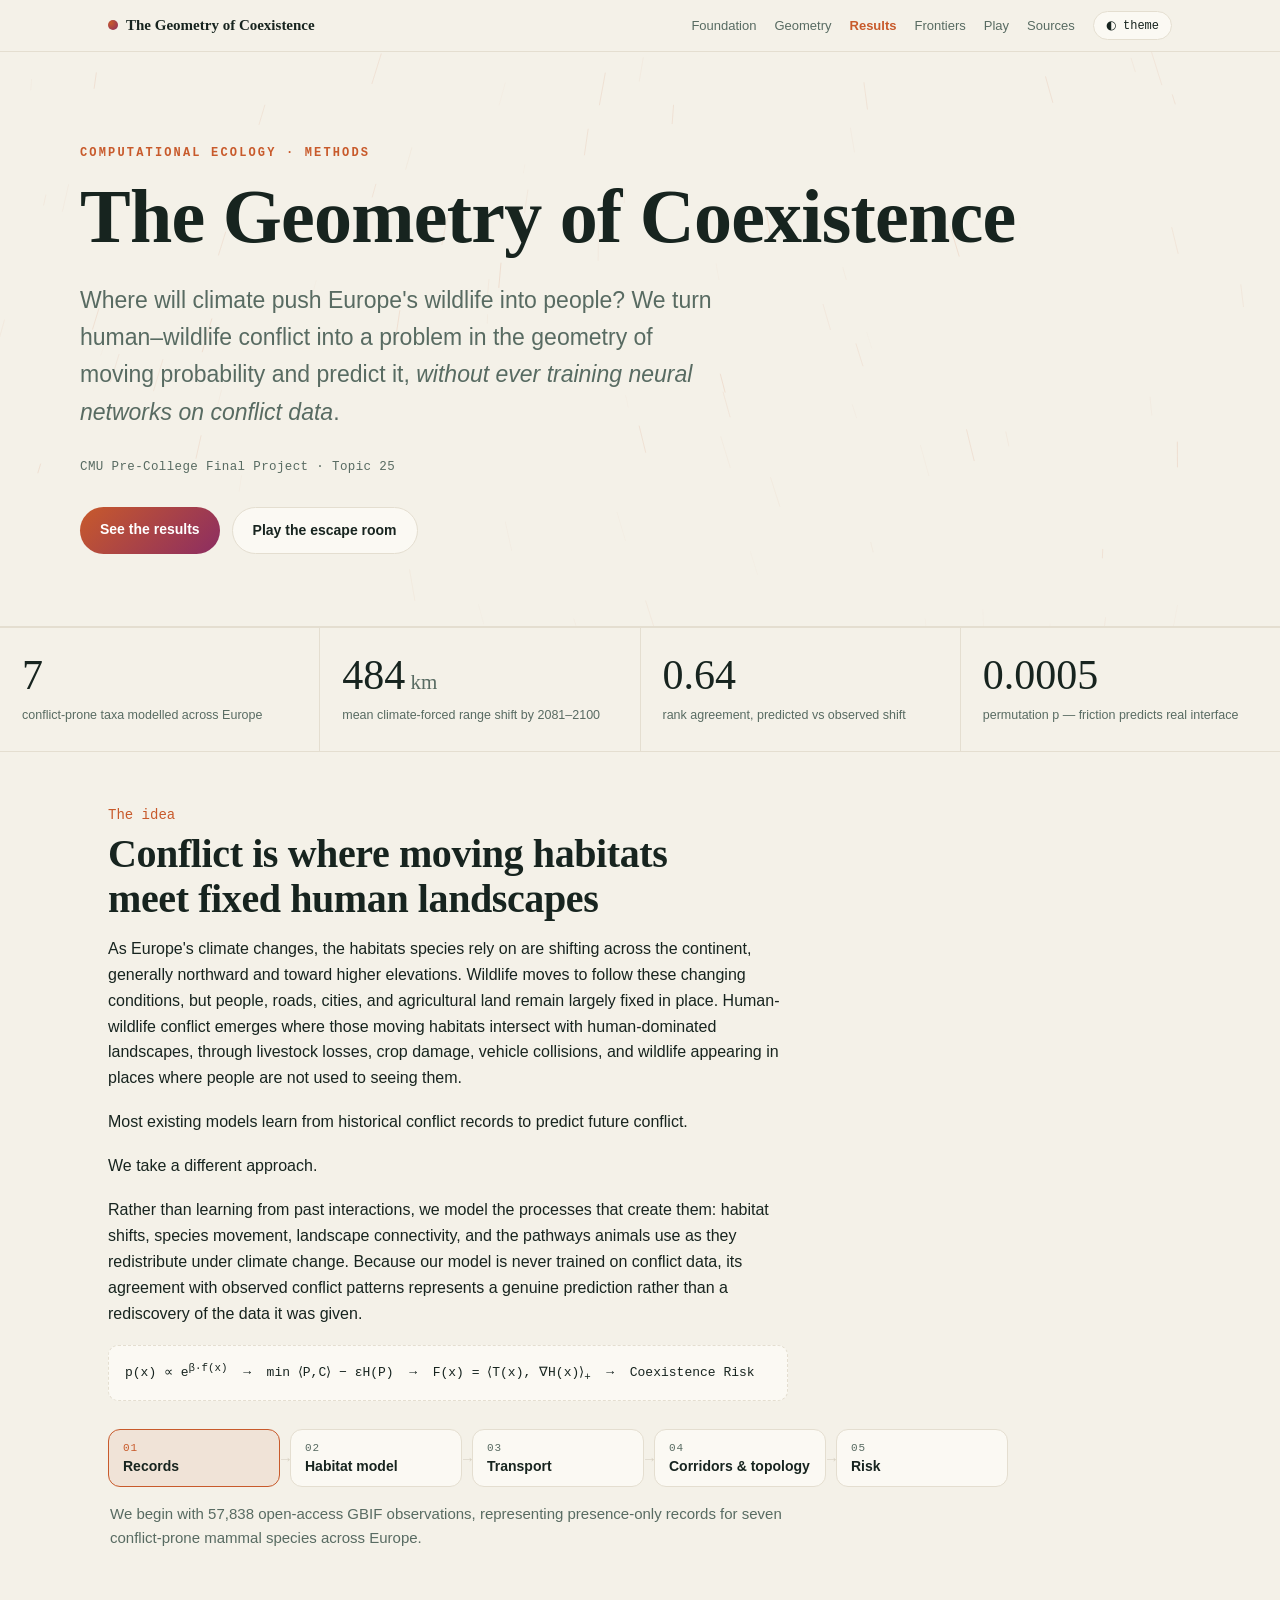
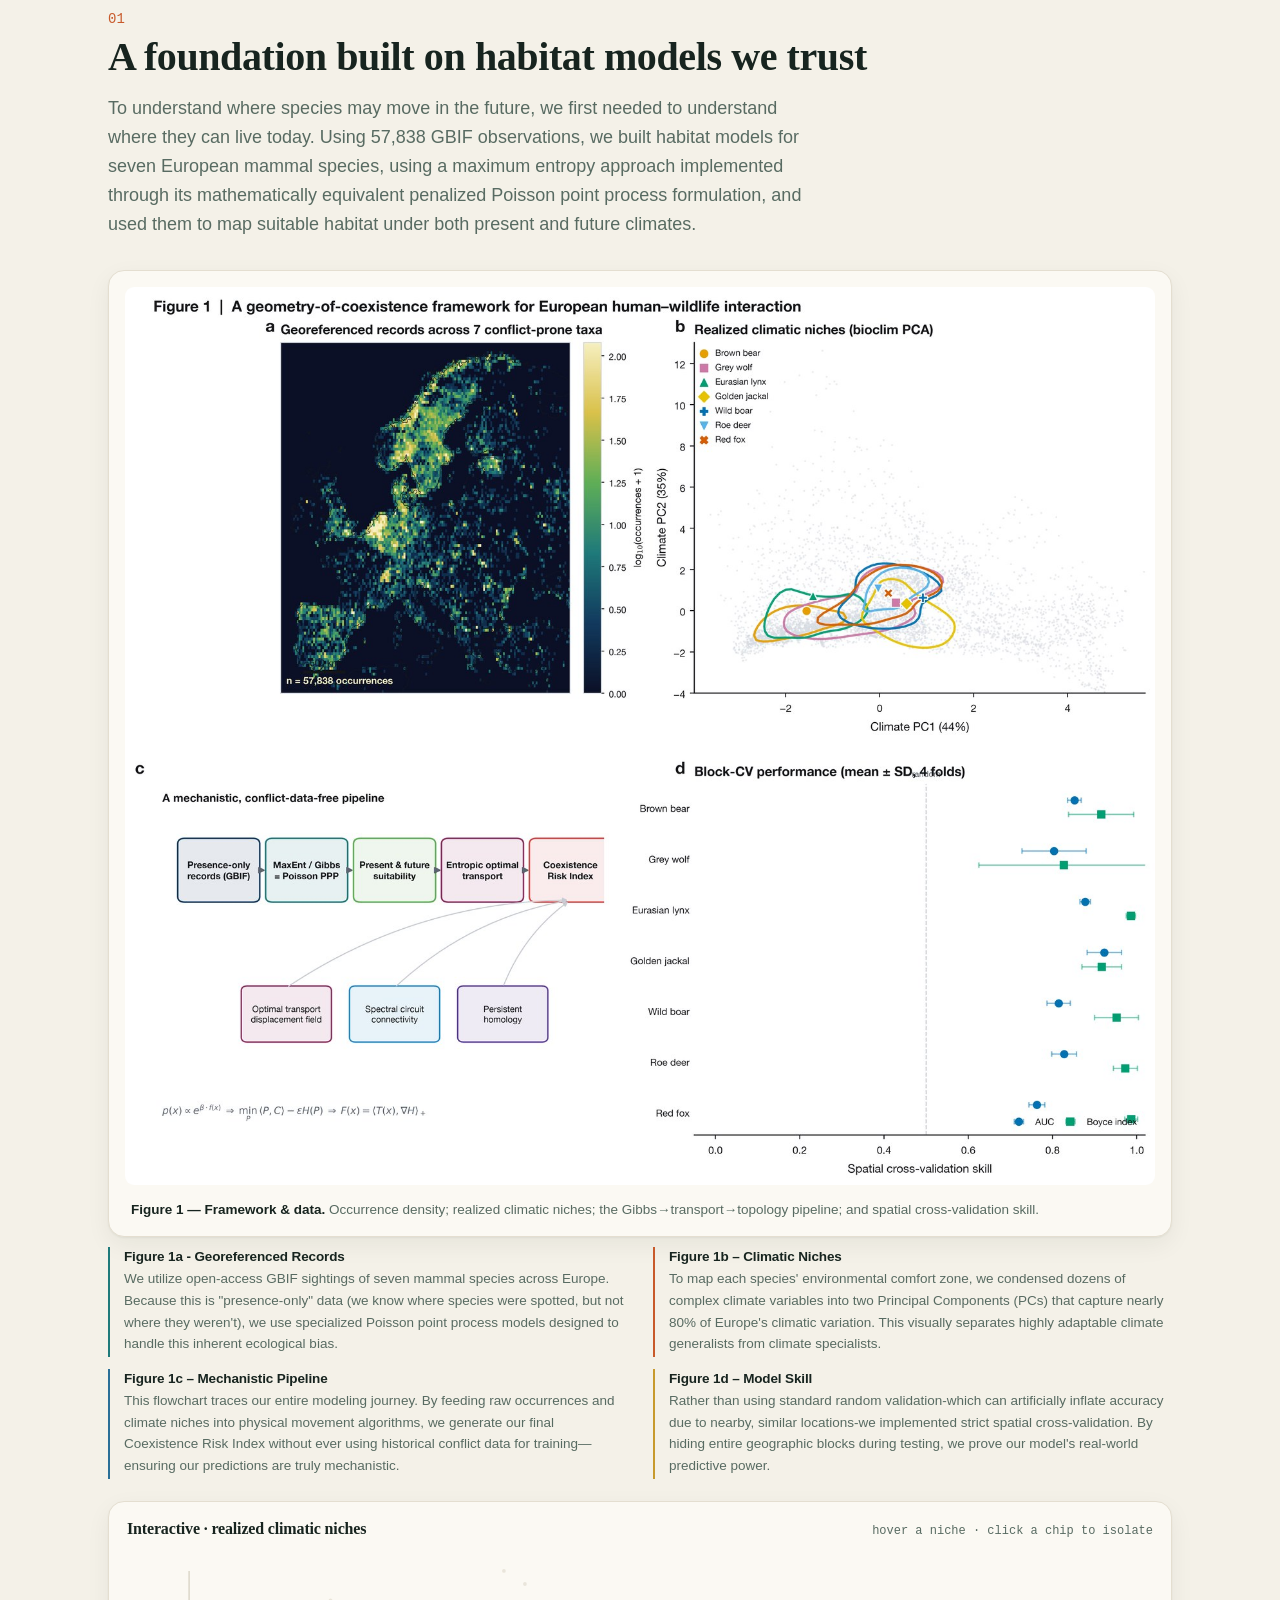
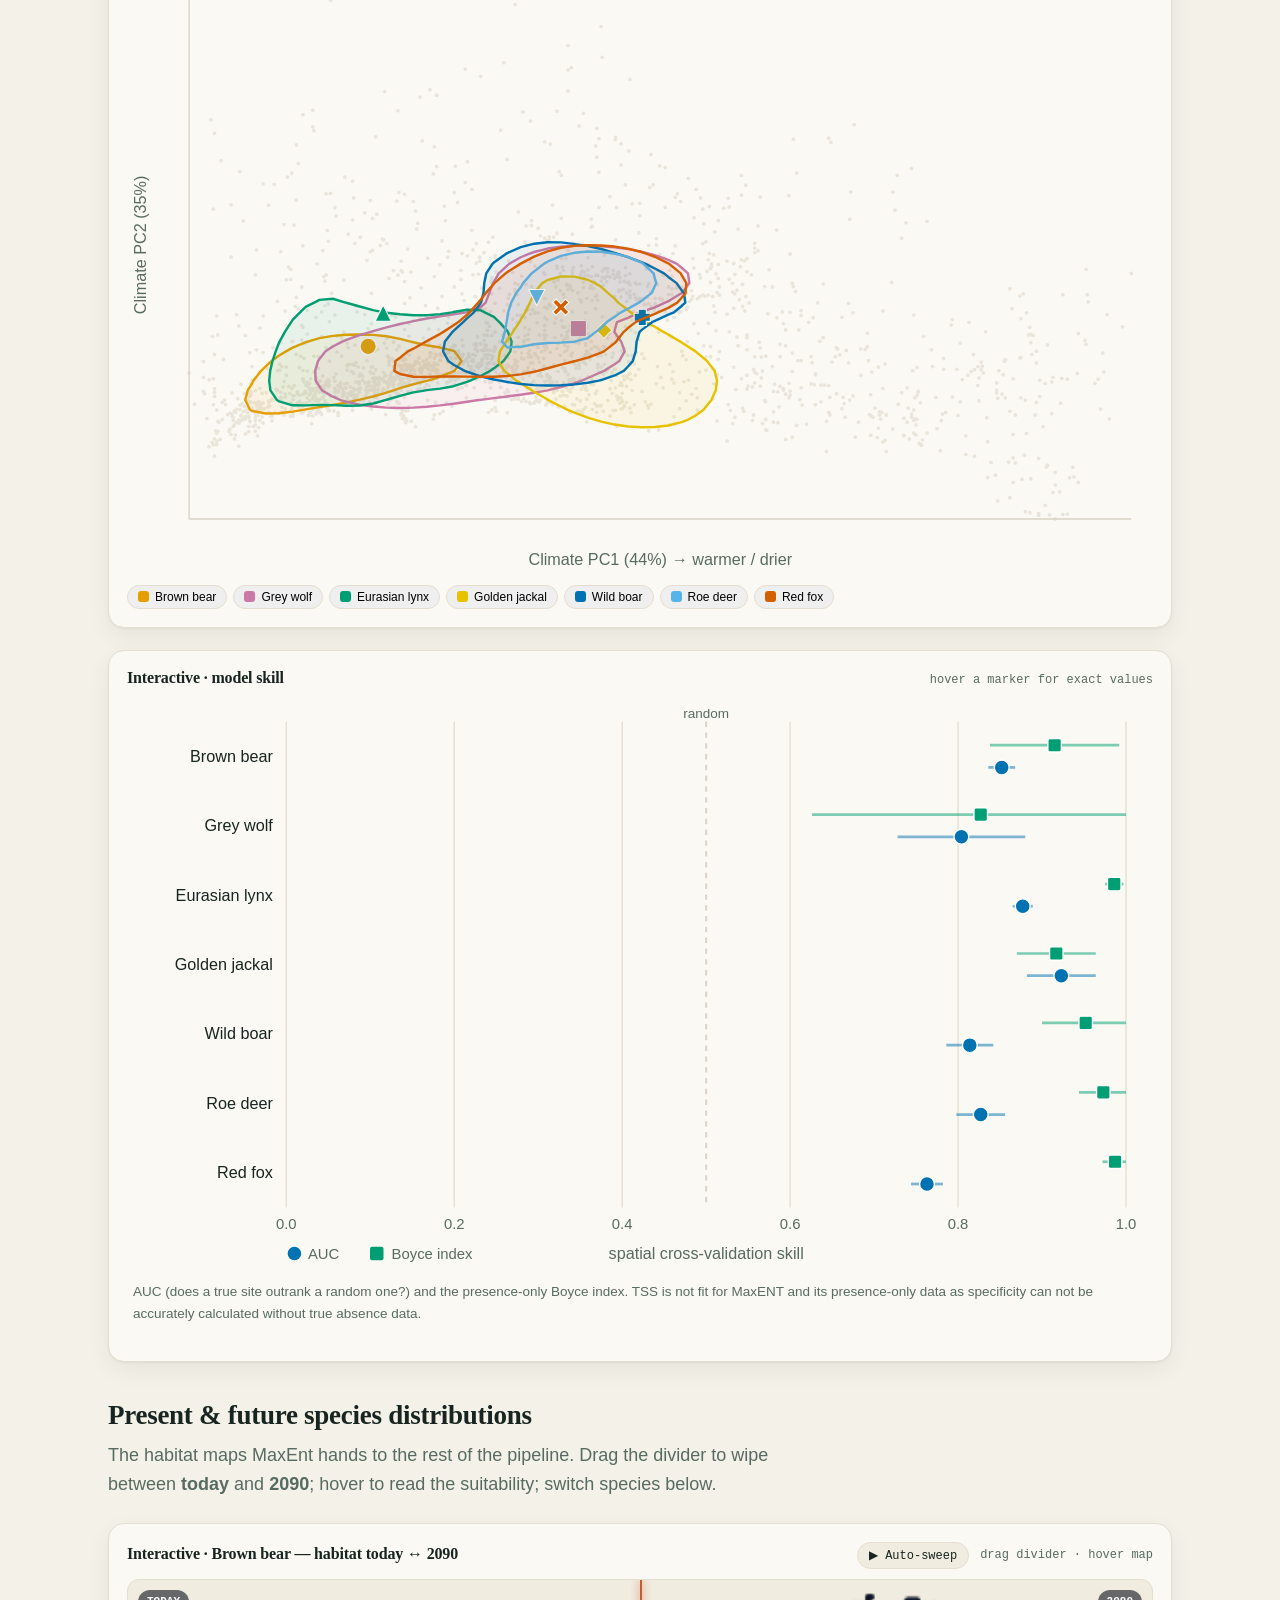
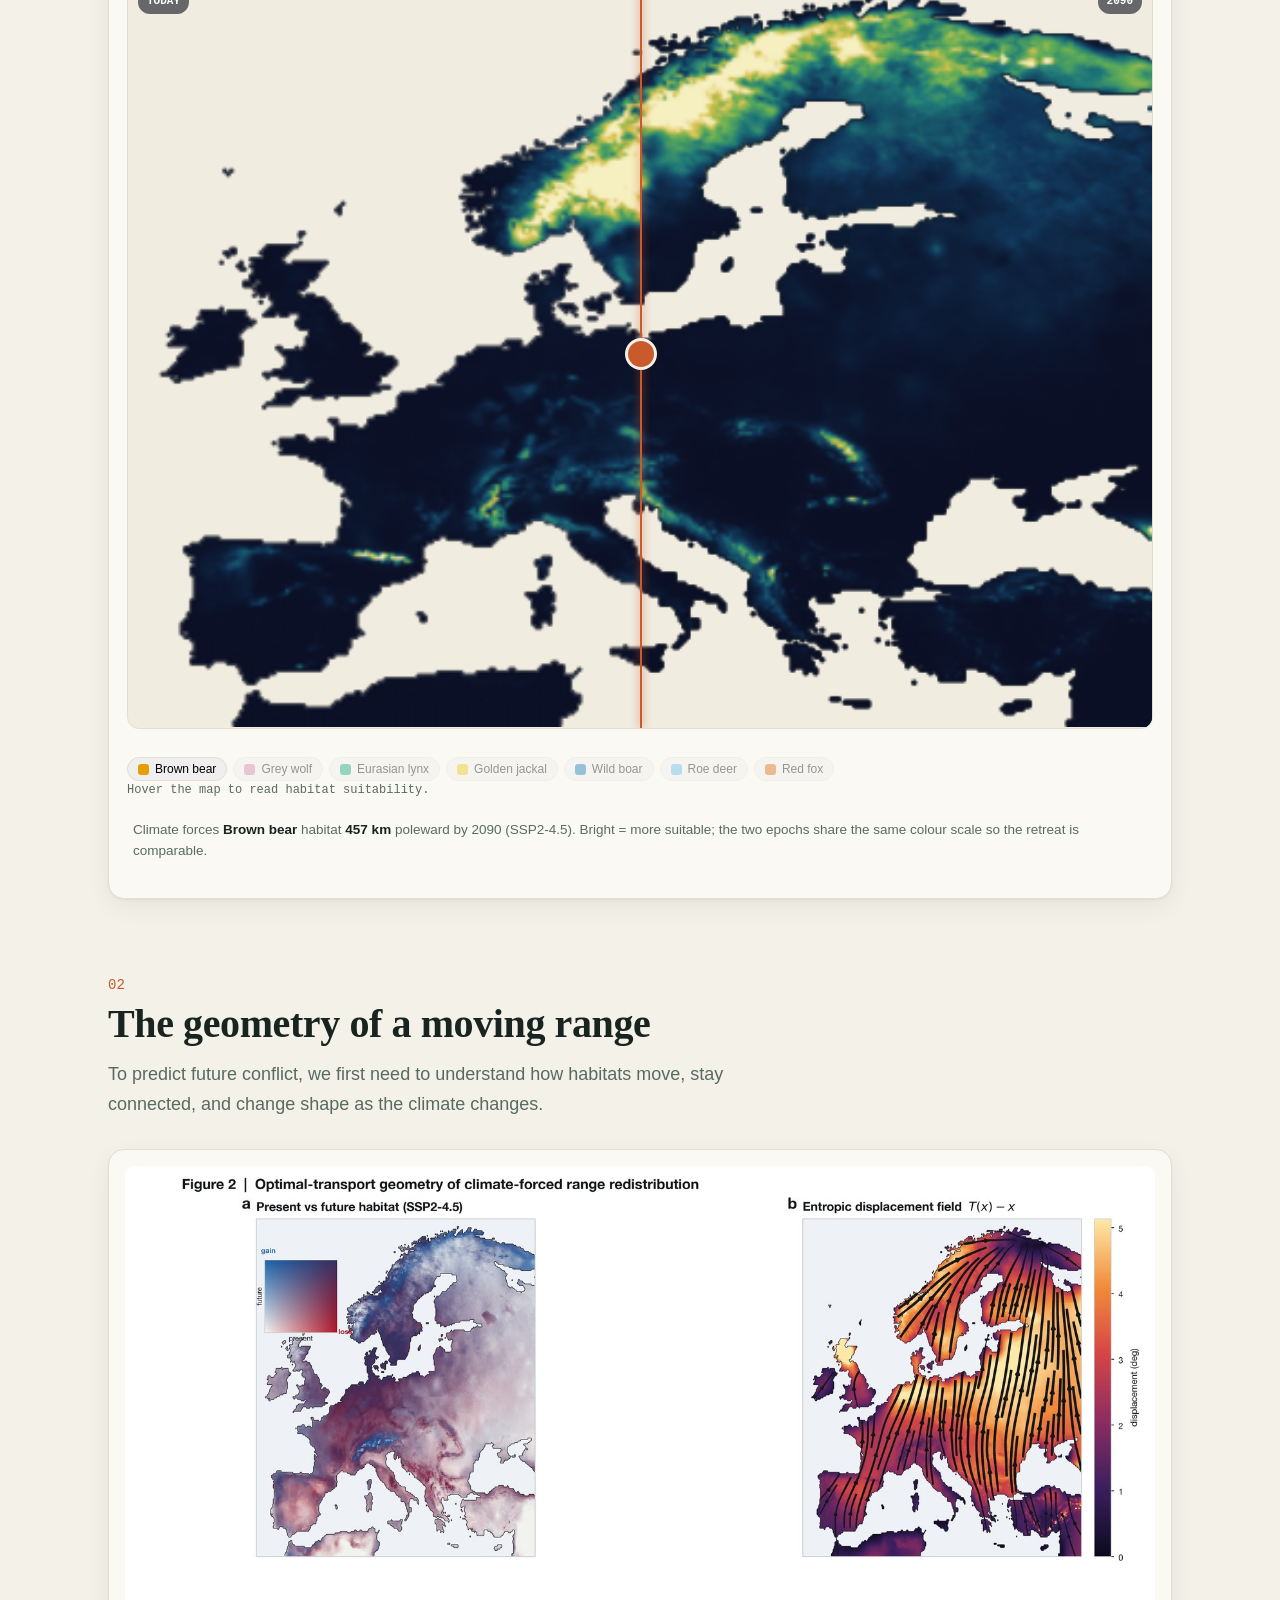
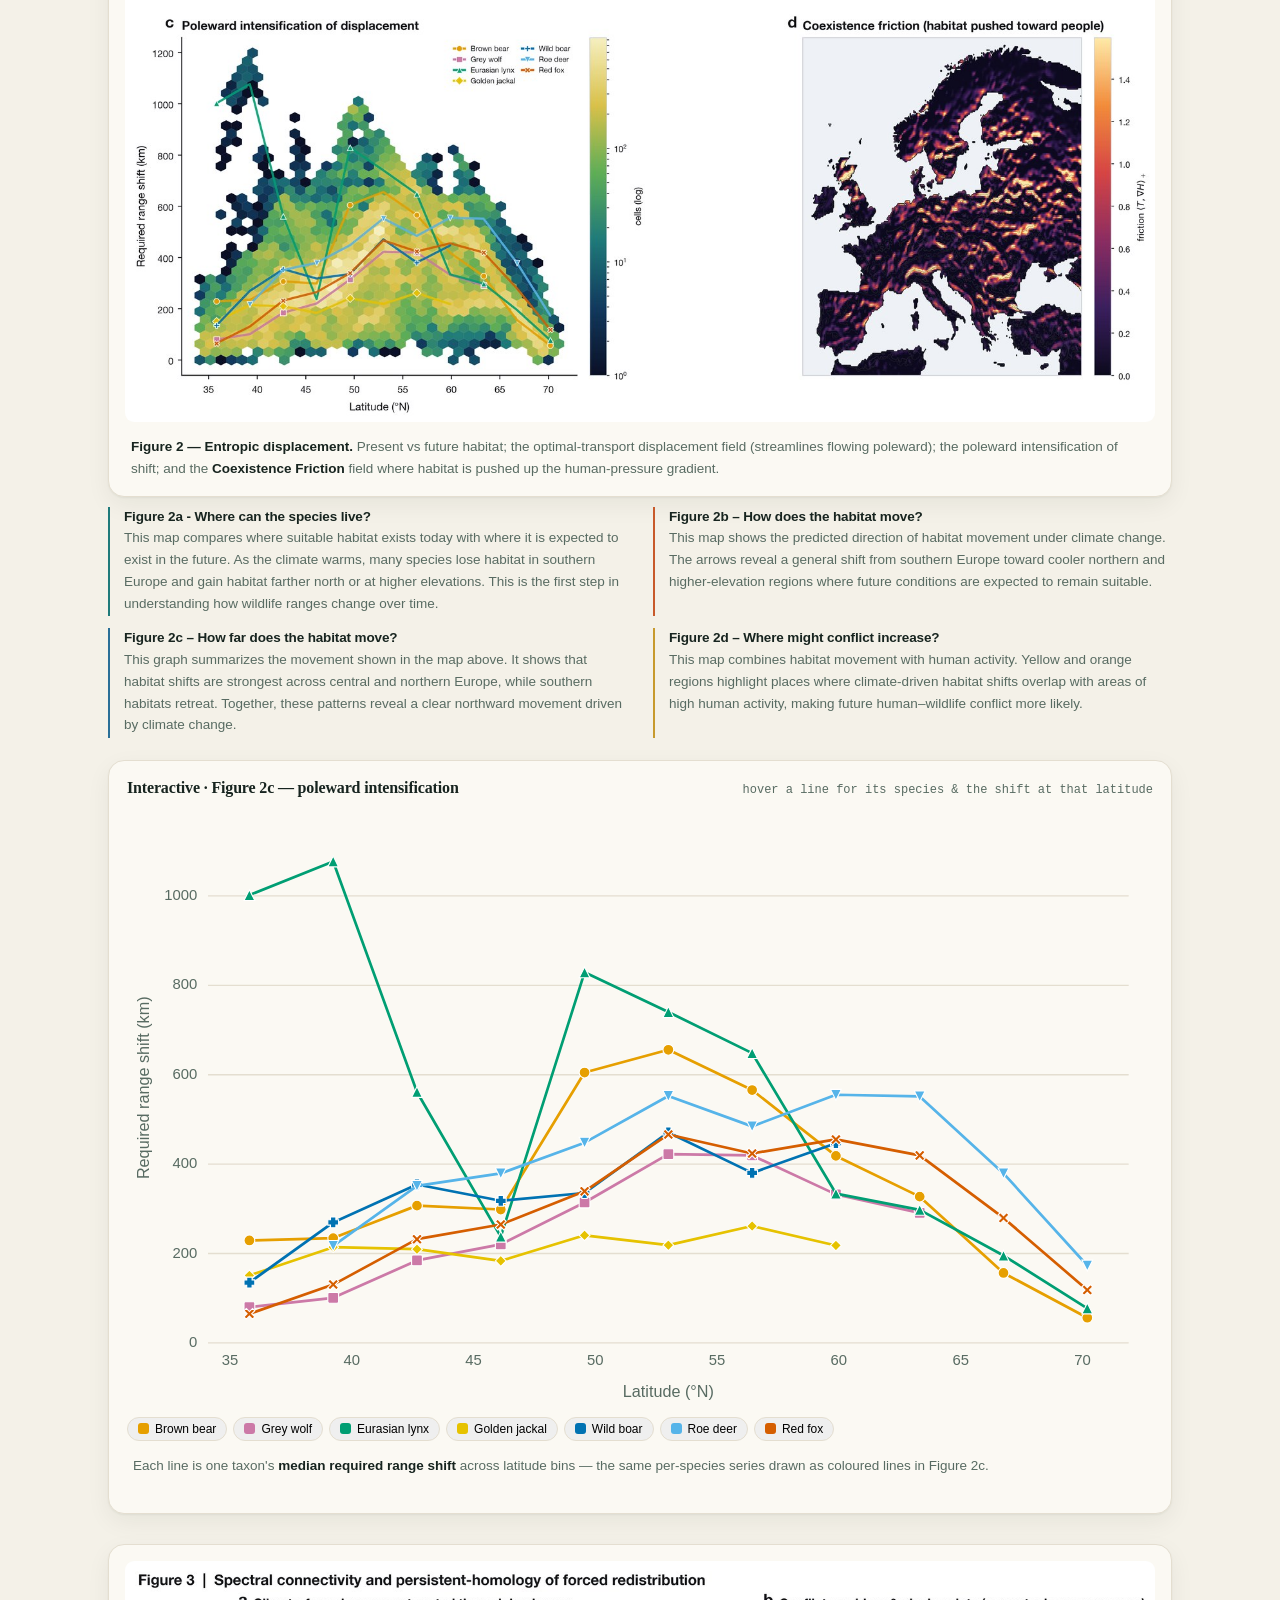
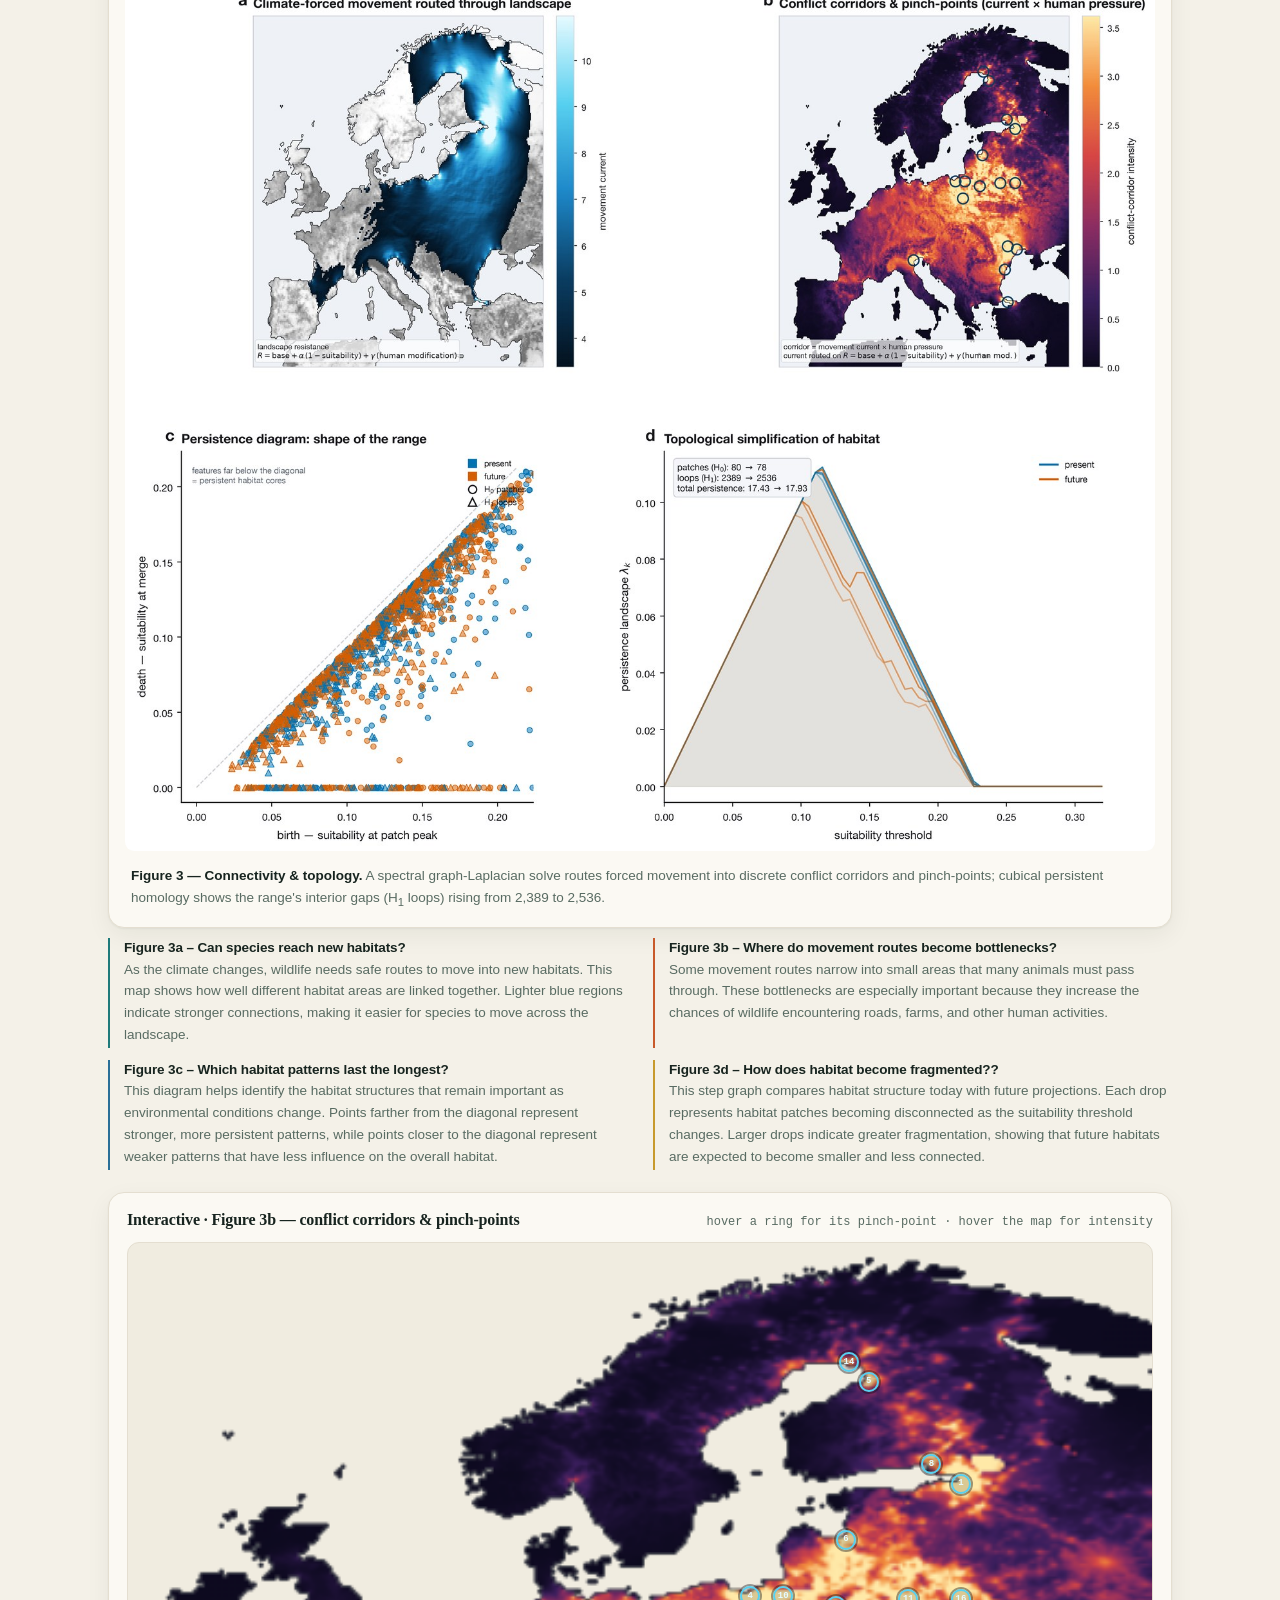
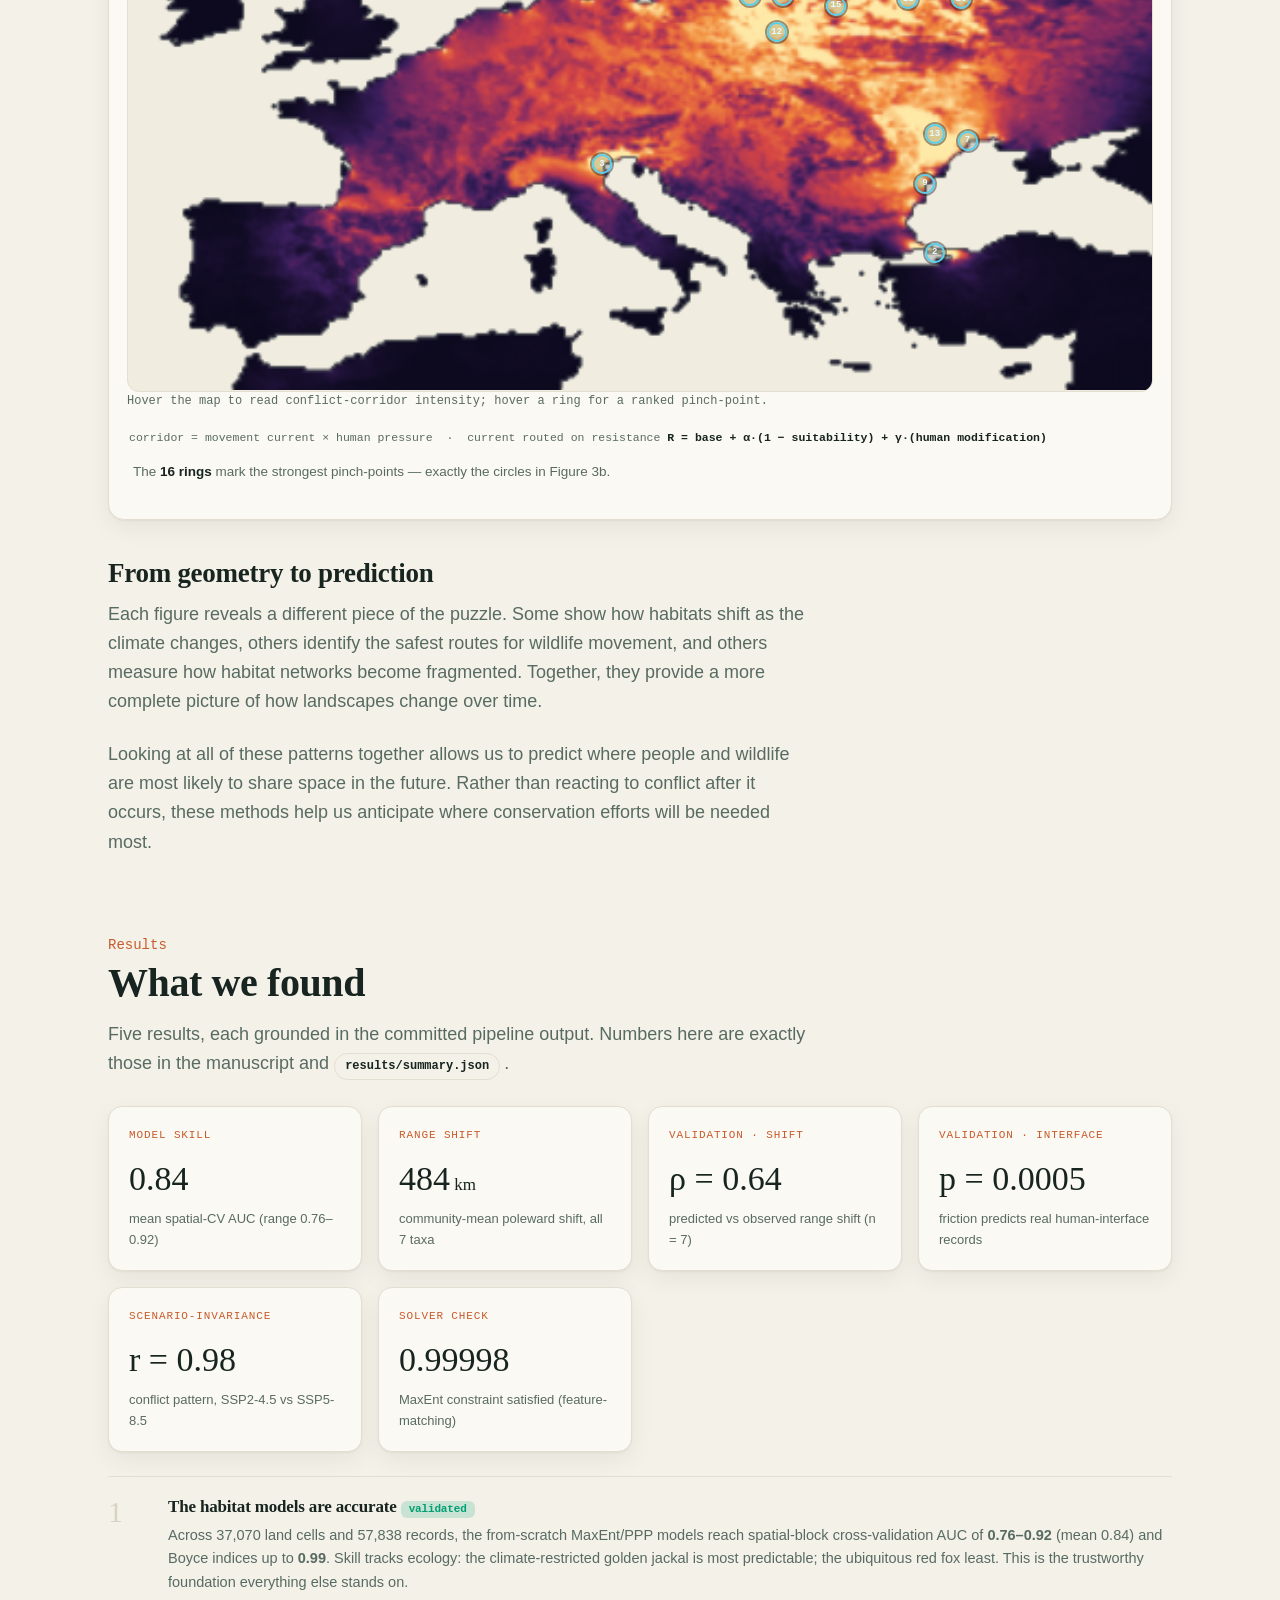
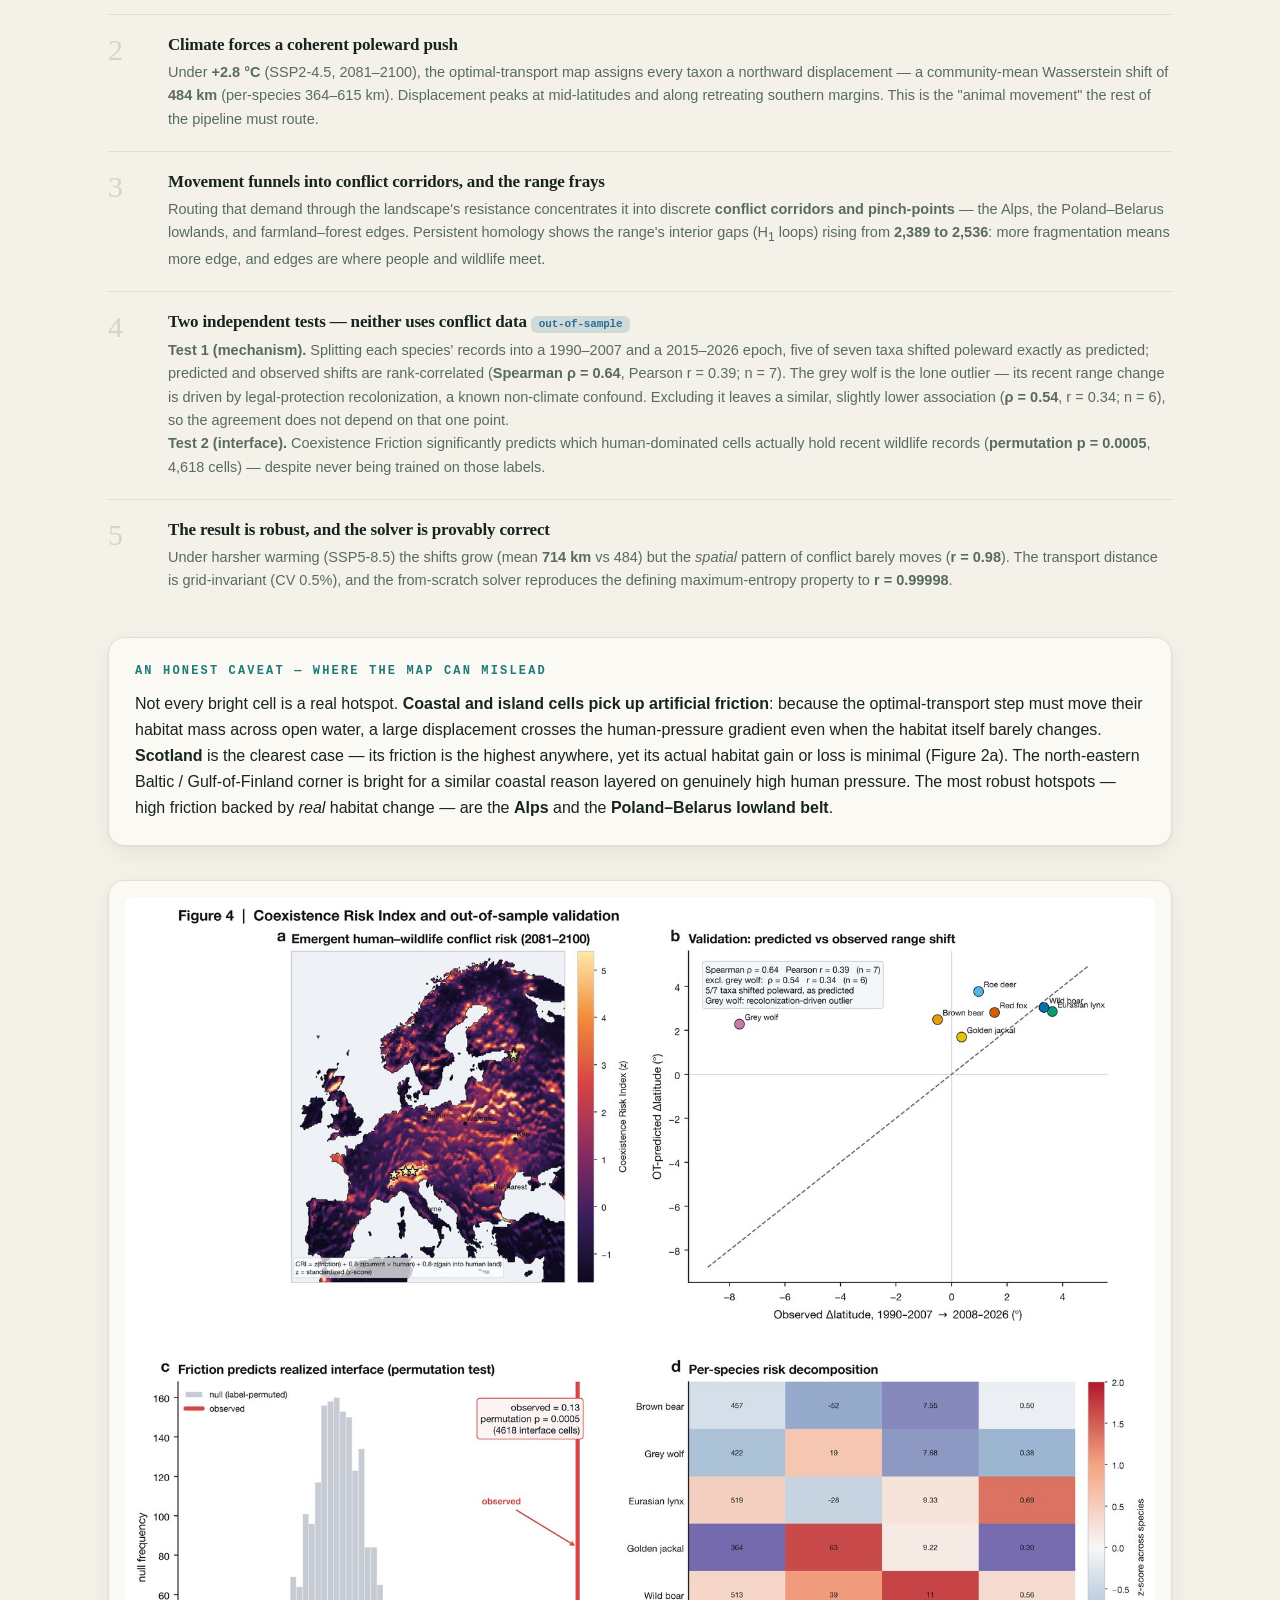
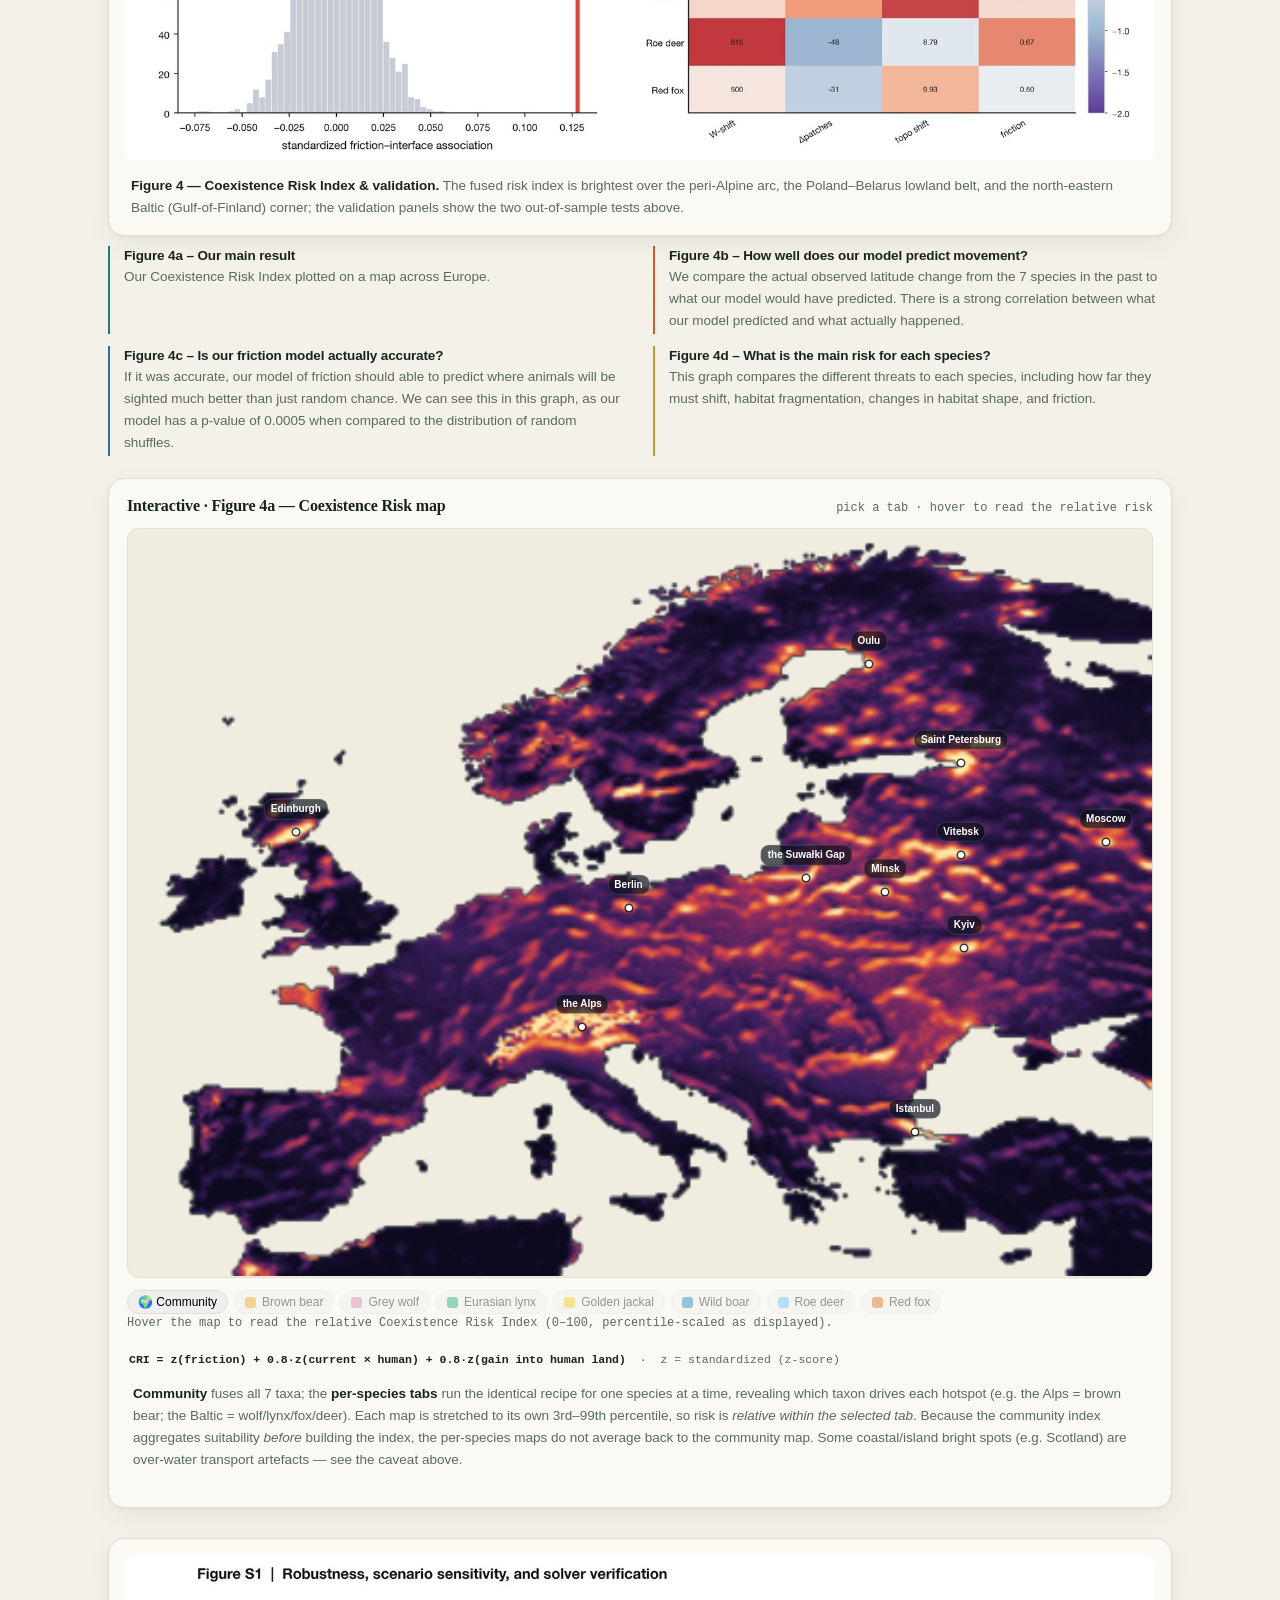
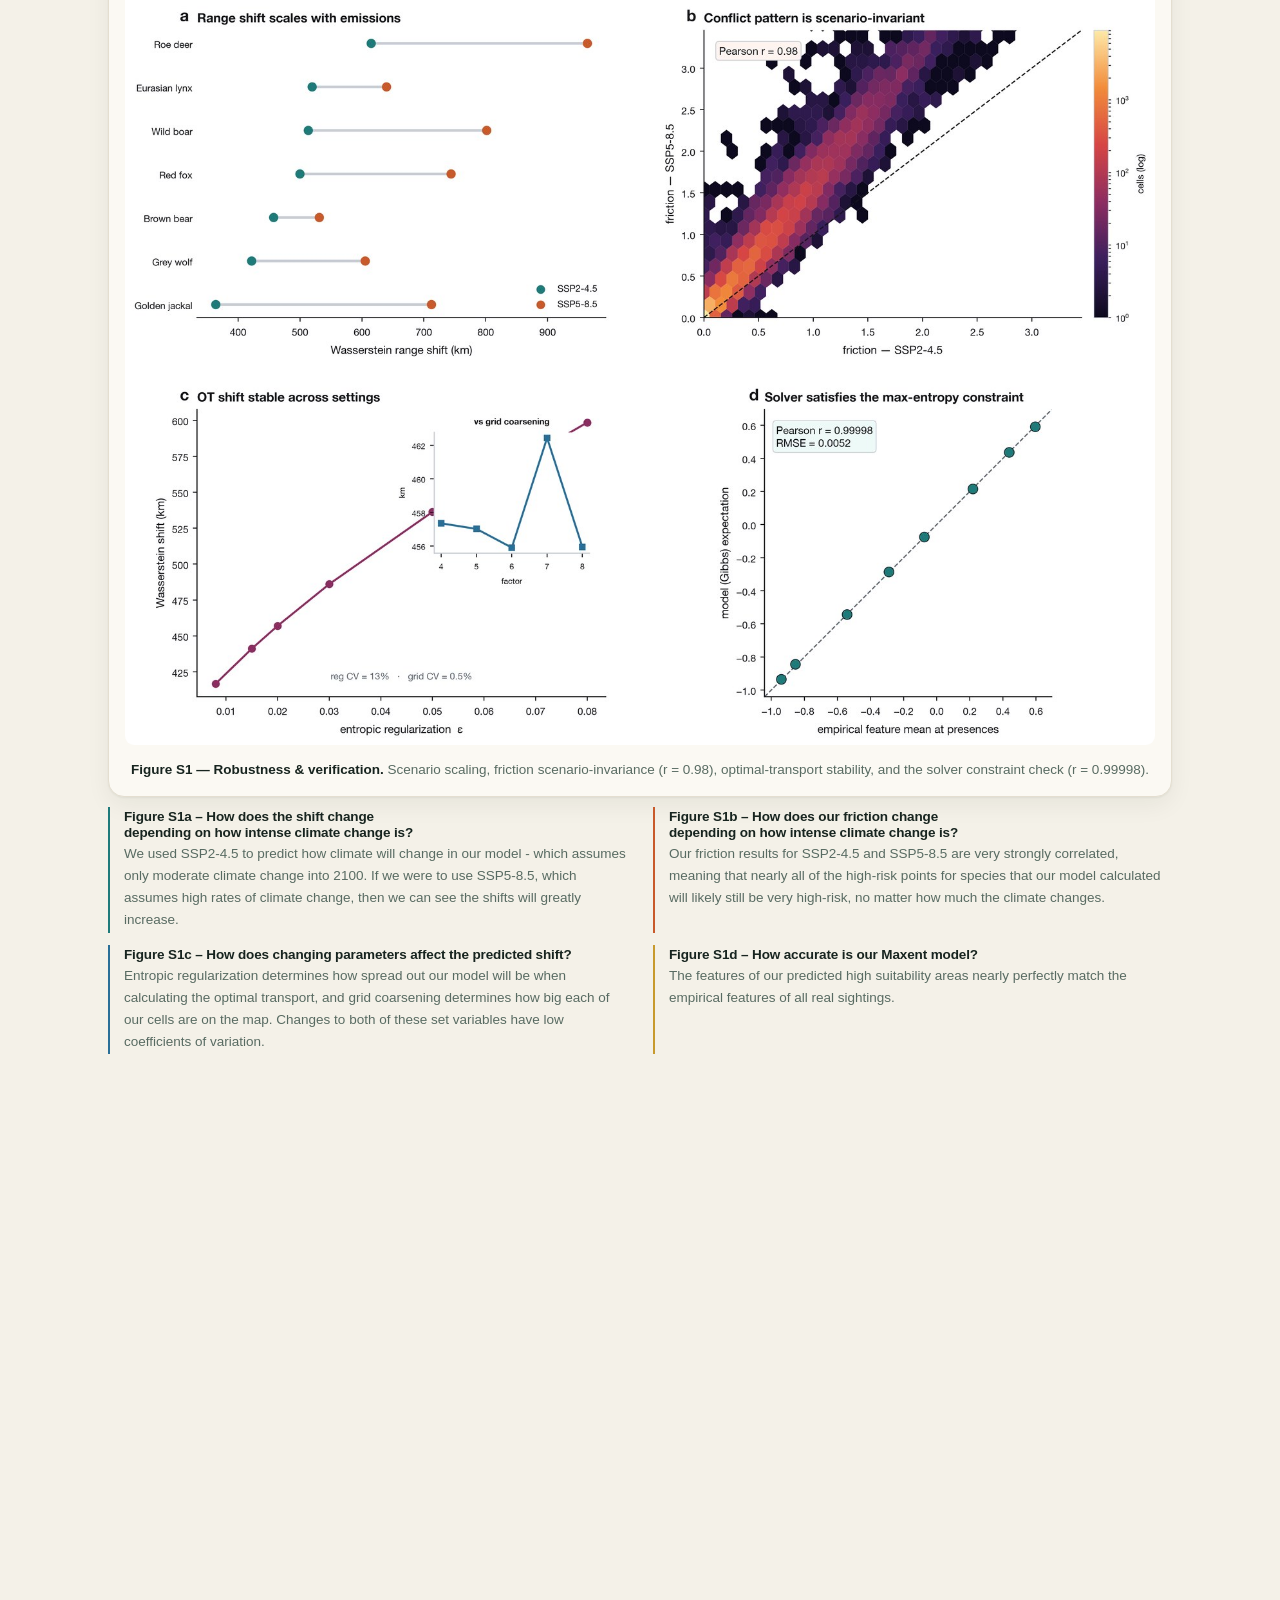
<file: project/website/index.html>
<!DOCTYPE html>
<html lang="en">
<head>
<meta charset="utf-8">
<meta name="viewport" content="width=device-width, initial-scale=1">
<title>The Geometry of Coexistence</title>
<meta name="description" content="Predicting human–wildlife conflict from the geometry of climate-forced range shifts — optimal transport, spectral connectivity, and persistent homology.">
<link rel="icon" href="data:image/svg+xml,<svg xmlns='http://www.w3.org/2000/svg' viewBox='0 0 100 100'><text y='.9em' font-size='90'>%F0%9F%90%BA</text></svg>">
<link rel="stylesheet" href="assets/css/style.css">
<link rel="stylesheet" href="assets/css/game.css">
</head>
<body>

<!-- ===================== NAV ===================== -->
<nav class="nav"><div class="nav-in">
  <span class="brand"><span class="dot"></span>The Geometry of Coexistence</span>
  <a class="navlink" href="#foundation">Foundation</a>
  <a class="navlink" href="#geometry">Geometry</a>
  <a class="navlink" href="#results">Results</a>
  <a class="navlink" href="#future">Frontiers</a>
  <a class="navlink" href="#game">Play</a>
  <a class="navlink" href="sources.html">Sources</a>
  <button class="toggle" id="themeBtn" aria-label="Toggle colour theme">◐ theme</button>
</div></nav>

<!-- ===================== HERO ===================== -->
<header class="hero">
  <canvas id="field" aria-hidden="true"></canvas>
  <div class="hero-in container">
    <div class="eyebrow">Computational ecology · methods</div>
    <h1>The Geometry of Coexistence</h1>
    <p class="lede">Where will climate push Europe's wildlife into people? We turn
      human–wildlife conflict into a problem in the geometry of moving probability and predict it, <em>without ever training neural networks on conflict data</em>.</p>
    <div class="by">CMU Pre-College Final Project · Topic 25</div>
    <div class="cta">
      <a class="btn primary" href="#results">See the results</a>
      <a class="btn" href="#game">Play the escape room</a>
    </div>
  </div>
</header>

<!-- ===================== STAT BAND ===================== -->
<div class="stats" id="statBand">
  <div class="stat"><div class="n" data-count="7" data-dec="0">7</div><div class="l">conflict-prone taxa modelled across Europe</div></div>
  <div class="stat"><div class="n" data-count="484" data-dec="0" data-suffix=" km">484<small> km</small></div><div class="l">mean climate-forced range shift by 2081–2100</div></div>
  <div class="stat"><div class="n" data-count="0.64" data-dec="2">0.64</div><div class="l">rank agreement, predicted vs observed shift</div></div>
  <div class="stat"><div class="n" data-count="0.0005" data-dec="4">0.0005</div><div class="l">permutation p — friction predicts real interface</div></div>
</div>

<!-- ===================== THE IDEA ===================== -->
 <br><br>
<section class="container reveal">
  <div class="reading">
    <div class="sec-head"><span class="sec-num">The idea</span></div>
    <h2>Conflict is where moving habitats meet fixed human landscapes</h2>
    <p>As Europe's climate changes, the habitats species rely on are shifting across the continent, generally northward and toward higher elevations. Wildlife moves to follow these changing conditions, but people, roads, cities, and agricultural land remain largely fixed in place. Human-wildlife conflict emerges where those moving habitats intersect with human-dominated landscapes, through livestock losses, crop damage, vehicle collisions, and wildlife appearing in places where people are not used to seeing them.</p>
    <p>Most existing models learn from historical conflict records to predict future conflict.</p>
    <p>We take a different approach.</p>
    <p>Rather than learning from past interactions, we model the processes that create them: habitat shifts, species movement, landscape connectivity, and the pathways animals use as they redistribute under climate change. Because our model is never trained on conflict data, its agreement with observed conflict patterns represents a genuine prediction rather than a rediscovery of the data it was given.</p>
    <div class="eq">p(x) &prop; e<sup>&beta;·f(x)</sup> &nbsp;&rarr;&nbsp; min&nbsp;&langle;P,C&rangle; &minus; &epsilon;H(P) &nbsp;&rarr;&nbsp; F(x) = &langle;T(x), &nabla;H(x)&rangle;<sub>+</sub> &nbsp;&rarr;&nbsp; Coexistence Risk</div>
  </div>

  <!-- interactive pipeline overview (rephrases the pipeline already shown in Fig 1c) -->
  <div class="pipe" id="pipeStrip" role="group" aria-label="Interactive overview of the five pipeline stages">
    <div class="pipe-track">
      <button class="pipe-node" data-i="0" aria-describedby="pipeDesc"><span class="pn-k">01</span><span class="pn-l">Records</span></button>
      <button class="pipe-node" data-i="1" aria-describedby="pipeDesc"><span class="pn-k">02</span><span class="pn-l">Habitat model</span></button>
      <button class="pipe-node" data-i="2" aria-describedby="pipeDesc"><span class="pn-k">03</span><span class="pn-l">Transport</span></button>
      <button class="pipe-node" data-i="3" aria-describedby="pipeDesc"><span class="pn-k">04</span><span class="pn-l">Corridors &amp; topology</span></button>
      <button class="pipe-node" data-i="4" aria-describedby="pipeDesc"><span class="pn-k">05</span><span class="pn-l">Risk</span></button>
    </div>
    <p class="pipe-desc" id="pipeDesc">Hover or tap a stage to walk the pipeline — the same flow the figures below build out.</p>
  </div>
</section>

<!-- ===================== 01 FOUNDATION ===================== -->
 <br><br>
<section class="container reveal" id="foundation">
  <div class="sec-head"><span class="sec-num">01</span></div>
  <h2>A foundation built on habitat models we trust</h2>
  <p class="sub">To understand where species may move in the future, we first needed to understand where they can live today. Using 57,838 GBIF observations, we built habitat models for seven European mammal species, using a maximum entropy approach implemented through its mathematically equivalent penalized Poisson point process formulation, and used them to map suitable habitat under both present and future climates.</p>
  <div class="figure"><img alt="Figure 1: framework and data" src="assets/img/figure1_framework.jpg" loading="lazy">
    <div class="cap"><b>Figure 1 — Framework &amp; data.</b> Occurrence density; realized
      climatic niches; the Gibbs&rarr;transport&rarr;topology pipeline; and spatial
      cross-validation skill. </div></div>
    <div class="panels">
      <div class="panel"><h4>Figure 1a - Georeferenced Records</h4><p>We utilize open-access GBIF sightings of seven mammal species across Europe. Because this is "presence-only" data (we know where species were spotted, but not where they weren't), we use specialized Poisson point process models designed to handle this inherent ecological bias. </p></div>
      <div class="panel b"><h4>Figure 1b – Climatic Niches</h4><p>To map each species' environmental comfort zone, we condensed dozens of complex climate variables into two Principal Components (PCs) that capture nearly 80% of Europe's climatic variation. This visually separates highly adaptable climate generalists from climate specialists. </p></div>
      <div class="panel c"><h4>Figure 1c – Mechanistic Pipeline</h4><p>This flowchart traces our entire modeling journey. By feeding raw occurrences and climate niches into physical movement algorithms, we generate our final Coexistence Risk Index without ever using historical conflict data for training—ensuring our predictions are truly mechanistic. </p></div>
      <div class="panel d"><h4>Figure 1d – Model Skill</h4><p>Rather than using standard random validation-which can artificially inflate accuracy due to nearby, similar locations-we implemented strict spatial cross-validation. By hiding entire geographic blocks during testing, we prove our model's real-world predictive power.</p></div>
    </div>

  <!-- interactive niche + skill -->
  <div class="viz" id="nicheViz">
    <div class="viz-head"><h4>Interactive · realized climatic niches</h4>
      <span class="hint">hover a niche · click a chip to isolate</span></div>
    <svg class="chart-svg" id="nicheChart" viewBox="0 0 760 460" role="img" aria-label="Interactive climatic niche chart"></svg>
    <div class="legend-chips" id="nicheLegend"></div>
  </div>

  <div class="viz" id="skillViz">
    <div class="viz-head"><h4>Interactive · model skill</h4>
      <span class="hint">hover a marker for exact values</span></div>
    <svg class="chart-svg" id="skillChart" viewBox="0 0 760 420" role="img" aria-label="Interactive skill chart"></svg>
    <p class="cap">AUC (does a true site outrank a random one?) and the presence-only Boyce
      index. TSS is not fit for MaxENT and its presence-only data as specificity can not be
      accurately calculated without true absence data.</p>
  </div>

  <h3>Present &amp; future species distributions</h3>
  <p class="sub">The habitat maps MaxEnt hands to the rest of the pipeline. Drag the
    divider to wipe between <b>today</b> and <b>2090</b>; hover to read the suitability;
    switch species below.</p>
  <div class="viz" id="sdmViz">
    <div class="viz-head"><h4 id="sdmTitle">Interactive · habitat today ↔ 2090</h4>
      <span class="viz-head-r"><button class="mini-btn" id="sdmPlay" aria-pressed="false" aria-label="Auto-sweep between today and 2090">▶ Auto-sweep</button>
      <span class="hint">drag divider · hover map</span></span></div>
    <div class="sdm-wrap">
      <div class="sdm-stage" id="sdmStage">
        <img id="sdmPresent" alt="present suitability">
        <img id="sdmFuture" class="fut" alt="2090 suitability">
        <span class="sdm-tag l">TODAY</span>
        <span class="sdm-tag r">2090</span>
        <div class="sdm-divider" id="sdmDivider" role="slider" tabindex="0"
             aria-label="Wipe between today and 2090" aria-valuemin="0" aria-valuemax="100" aria-valuenow="50"></div>
      </div>
      <div>
        <div class="legend-chips" id="sdmChips"></div>
        <p class="sdm-readout" id="sdmReadout">Hover the map to read habitat suitability.</p>
        <p class="cap" id="sdmCap"></p>
      </div>
    </div>
  </div>
</section>
<br><br>
<!-- ===================== 02 GEOMETRY ===================== -->
<section class="container reveal" id="geometry">
  <div class="sec-head"><span class="sec-num">02</span></div>
  <h2>The geometry of a moving range</h2>
  <p class="sub">To predict future conflict, we first need to understand how habitats move, stay connected, and change shape as the climate changes. </p>

  <div class="figure"><img alt="Figure 2: optimal transport" src="assets/img/figure2_transport.jpg" loading="lazy">
    <div class="cap"><b>Figure 2 — Entropic displacement.</b> Present vs future habitat; the
      optimal-transport displacement field (streamlines flowing poleward); the poleward
      intensification of shift; and the <b>Coexistence Friction</b> field where habitat is
      pushed up the human-pressure gradient.</div></div>
  <div class="panels">
    <div class="panel"><h4>Figure 2a - Where can the species live?</h4><p>This map compares where suitable habitat exists today with where it is expected to exist in the future. As the climate warms, many species lose habitat in southern Europe and gain habitat farther north or at higher elevations. This is the first step in understanding how wildlife ranges change over time. </p></div>
    <div class="panel b"><h4>Figure 2b – How does the habitat move?</h4><p>This map shows the predicted direction of habitat movement under climate change. The arrows reveal a general shift from southern Europe toward cooler northern and higher-elevation regions where future conditions are expected to remain suitable. </p></div>
    <div class="panel c"><h4>Figure 2c – How far does the habitat move?</h4><p>This graph summarizes the movement shown in the map above. It shows that habitat shifts are strongest across central and northern Europe, while southern habitats retreat. Together, these patterns reveal a clear northward movement driven by climate change. </p></div>
    <div class="panel d"><h4>Figure 2d – Where might conflict increase?</h4><p>This map combines habitat movement with human activity. Yellow and orange regions highlight places where climate-driven habitat shifts overlap with areas of high human activity, making future human–wildlife conflict more likely.</p></div>
  </div>

  <!-- interactive Figure 2c: hover a line to read its species + shift -->
  <div class="viz" id="fig2cViz">
    <div class="viz-head"><h4>Interactive · Figure 2c — poleward intensification</h4>
      <span class="hint">hover a line for its species &amp; the shift at that latitude</span></div>
    <svg class="chart-svg" id="fig2cChart" viewBox="0 0 760 440" role="img" aria-label="Interactive per-species range shift versus latitude"></svg>
    <div class="legend-chips" id="fig2cLegend"></div>
    <p class="cap">Each line is one taxon's <b>median required range shift</b> across latitude bins — the same per-species series drawn as coloured lines in Figure 2c.</p>
  </div>

  <div class="figure"><img alt="Figure 3: connectivity and topology" src="assets/img/figure3_connectivity_topology.jpg" loading="lazy">
    <div class="cap"><b>Figure 3 — Connectivity &amp; topology.</b> A spectral graph-Laplacian
      solve routes forced movement into discrete conflict corridors and pinch-points;
      cubical persistent homology shows the range's interior gaps (H<sub>1</sub> loops)
      rising from 2,389 to 2,536.</div></div>
  <div class="panels">
    <div class="panel"><h4>Figure 3a – Can species reach new habitats?</h4><p>As the climate changes, wildlife needs safe routes to move into new habitats. This map shows how well different habitat areas are linked together. Lighter blue regions indicate stronger connections, making it easier for species to move across the landscape. </p></div>
    <div class="panel b"><h4>Figure 3b – Where do movement routes become bottlenecks?</h4><p>Some movement routes narrow into small areas that many animals must pass through. These bottlenecks are especially important because they increase the chances of wildlife encountering roads, farms, and other human activities.</p></div>
    <div class="panel c"><h4>Figure 3c – Which habitat patterns last the longest?</h4><p>This diagram helps identify the habitat structures that remain important as environmental conditions change. Points farther from the diagonal represent stronger, more persistent patterns, while points closer to the diagonal represent weaker patterns that have less influence on the overall habitat.</p></div>
    <div class="panel d"><h4>Figure 3d – How does habitat become fragmented??</h4><p>This step graph compares habitat structure today with future projections. Each drop represents habitat patches becoming disconnected as the suitability threshold changes. Larger drops indicate greater fragmentation, showing that future habitats are expected to become smaller and less connected.</p></div>
  </div>

  <!-- interactive Figure 3b: hover the pinch-point rings or the map -->
  <div class="viz" id="fig3bViz">
    <div class="viz-head"><h4>Interactive · Figure 3b — conflict corridors &amp; pinch-points</h4>
      <span class="hint">hover a ring for its pinch-point · hover the map for intensity</span></div>
    <div class="map-stage" id="fig3bStage">
      <img id="fig3bImg" alt="Conflict-corridor intensity map of Europe">
      <div class="map-marks" id="fig3bMarks"></div>
    </div>
    <p class="sdm-readout" id="fig3bReadout">Hover the map to read conflict-corridor intensity; hover a ring for a ranked pinch-point.</p>
    <p class="formula">corridor = movement current × human pressure &nbsp;·&nbsp; current routed on resistance <b>R = base + α·(1 − suitability) + γ·(human modification)</b></p>
    <p class="cap">The <b>16 rings</b> mark the strongest pinch-points — exactly the circles in Figure 3b.</p>
  </div>
  <h3>From geometry to prediction</h3>
  <p class="sub">Each figure reveals a different piece of the puzzle. Some show how habitats shift as the climate changes, others identify the safest routes for wildlife movement, and others measure how habitat networks become fragmented. Together, they provide a more complete picture of how landscapes change over time.</p> <break>
  <p class="sub">Looking at all of these patterns together allows us to predict where people and wildlife are most likely to share space in the future. Rather than reacting to conflict after it occurs, these methods help us anticipate where conservation efforts will be needed most.
</p>
</section>
<br><br>
<!-- ===================== RESULTS (large) ===================== -->
<section class="container reveal" id="results">
  <div class="sec-head"><span class="sec-num">Results</span></div>
  <h2>What we found</h2>
  <p class="sub">Five results, each grounded in the committed pipeline output. Numbers here are
    exactly those in the manuscript and <span class="pill"><b>results/summary.json</b></span>.</p>

  <div class="result-grid" id="resultTiles">
    <div class="tile"><div class="k">Model skill</div><div class="big">0.84</div><div class="d">mean spatial-CV AUC (range 0.76–0.92)</div></div>
    <div class="tile"><div class="k">Range shift</div><div class="big">484<small style="font-size:.5em"> km</small></div><div class="d">community-mean poleward shift, all 7 taxa</div></div>
    <div class="tile"><div class="k">Validation · shift</div><div class="big">&rho; = 0.64</div><div class="d">predicted vs observed range shift (n = 7)</div></div>
    <div class="tile"><div class="k">Validation · interface</div><div class="big">p = 0.0005</div><div class="d">friction predicts real human-interface records</div></div>
    <div class="tile"><div class="k">Scenario-invariance</div><div class="big">r = 0.98</div><div class="d">conflict pattern, SSP2-4.5 vs SSP5-8.5</div></div>
    <div class="tile"><div class="k">Solver check</div><div class="big">0.99998</div><div class="d">MaxEnt constraint satisfied (feature-matching)</div></div>
  </div>

  <div id="findings">
    <div class="finding"><div class="idx">1</div><div>
      <h4>The habitat models are accurate <span class="badge good">validated</span></h4>
      <p>Across 37,070 land cells and 57,838 records, the from-scratch MaxEnt/PPP models reach
        spatial-block cross-validation AUC of <b>0.76–0.92</b> (mean 0.84) and Boyce indices up
        to <b>0.99</b>. Skill tracks ecology: the climate-restricted golden jackal is most
        predictable; the ubiquitous red fox least. This is the trustworthy foundation everything
        else stands on.</p></div></div>

    <div class="finding"><div class="idx">2</div><div>
      <h4>Climate forces a coherent poleward push</h4>
      <p>Under <b>+2.8&nbsp;°C</b> (SSP2-4.5, 2081–2100), the optimal-transport map assigns every
        taxon a northward displacement — a community-mean Wasserstein shift of <b>484&nbsp;km</b>
        (per-species 364–615&nbsp;km). Displacement peaks at mid-latitudes and along retreating
        southern margins. This is the "animal movement" the rest of the pipeline must route.</p></div></div>

    <div class="finding"><div class="idx">3</div><div>
      <h4>Movement funnels into conflict corridors, and the range frays</h4>
      <p>Routing that demand through the landscape's resistance concentrates it into discrete
        <b>conflict corridors and pinch-points</b> — the Alps, the Poland–Belarus lowlands, and
        farmland–forest edges. Persistent homology shows the range's interior gaps (H<sub>1</sub> loops) rising
        from <b>2,389 to 2,536</b>: more fragmentation means more edge, and edges are where people
        and wildlife meet.</p></div></div>

    <div class="finding"><div class="idx">4</div><div>
      <h4>Two independent tests — neither uses conflict data <span class="badge info">out-of-sample</span></h4>
      <p><b>Test 1 (mechanism).</b> Splitting each species' records into a 1990–2007 and a
        2015–2026 epoch, five of seven taxa shifted poleward exactly as predicted; predicted and
        observed shifts are rank-correlated (<b>Spearman &rho; = 0.64</b>, Pearson r = 0.39; n = 7).
        The grey wolf is the lone outlier — its recent range change is driven by legal-protection
        recolonization, a known non-climate confound. Excluding it leaves a similar, slightly lower
        association (<b>&rho; = 0.54</b>, r = 0.34; n = 6), so the agreement does not depend on that
        one point.<br>
        <b>Test 2 (interface).</b> Coexistence Friction significantly predicts which
        human-dominated cells actually hold recent wildlife records
        (<b>permutation p = 0.0005</b>, 4,618 cells) — despite never being trained on those labels.</p></div></div>

    <div class="finding"><div class="idx">5</div><div>
      <h4>The result is robust, and the solver is provably correct</h4>
      <p>Under harsher warming (SSP5-8.5) the shifts grow (mean <b>714&nbsp;km</b> vs 484) but the
        <em>spatial</em> pattern of conflict barely moves (<b>r = 0.98</b>). The transport distance
        is grid-invariant (CV&nbsp;0.5%), and the from-scratch solver reproduces the defining
        maximum-entropy property to <b>r = 0.99998</b>.</p></div></div>
  </div>


  <div class="callout">
    <div class="eyebrow">An honest caveat — where the map can mislead</div>
    <p style="margin:10px 0 0">Not every bright cell is a real hotspot. <b>Coastal and island cells pick up
      artificial friction</b>: because the optimal-transport step must move their habitat mass across
      open water, a large displacement crosses the human-pressure gradient even when the habitat itself
      barely changes. <b>Scotland</b> is the clearest case — its friction is the highest anywhere, yet its
      actual habitat gain or loss is minimal (Figure 2a). The north-eastern Baltic / Gulf-of-Finland corner
      is bright for a similar coastal reason layered on genuinely high human pressure. The most robust
      hotspots — high friction backed by <em>real</em> habitat change — are the <b>Alps</b> and the
      <b>Poland–Belarus lowland belt</b>.</p>
  </div>

  <div class="figure" style="margin-top:34px"><img alt="Figure 4: risk and validation" src="assets/img/figure4_risk_validation.jpg" loading="lazy">
    <div class="cap"><b>Figure 4 — Coexistence Risk Index &amp; validation.</b> The fused risk index
      is brightest over the peri-Alpine arc, the Poland–Belarus lowland belt, and the north-eastern
      Baltic (Gulf-of-Finland) corner; the validation panels show the two out-of-sample tests above.</div></div>
  <div class="panels">
    <div class="panel"><h4>Figure 4a – Our main result</h4><p>Our Coexistence Risk Index plotted on a map across Europe. </p></div>
    <div class="panel b"><h4>Figure 4b – How well does our model predict movement?</h4><p>We compare the actual observed latitude change from the 7 species in the past to what our model would have predicted. There is a strong correlation between what our model predicted and what actually happened. </p></div>
    <div class="panel c"><h4>Figure 4c – Is our friction model actually accurate?</h4><p>If it was accurate, our model of friction should able to predict where animals will be sighted much better than just random chance. We can see this in this graph, as our model has a p-value of 0.0005 when compared to the distribution of random shuffles.</p></div>
    <div class="panel d"><h4>Figure 4d – What is the main risk for each species?</h4><p>This graph compares the different threats to each species, including how far they must shift, habitat fragmentation, changes in habitat shape, and friction.</p></div>
  </div>
  <!-- interactive Figure 4a: hover the risk map · switch community / per-species -->
  <div class="viz" id="fig4aViz">
    <div class="viz-head"><h4 id="fig4aTitle">Interactive · Figure 4a — Coexistence Risk map</h4>
      <span class="hint">pick a tab · hover to read the relative risk</span></div>
    <div class="map-stage" id="fig4aStage">
      <img id="fig4aImg" src="assets/img/risk_map.png" alt="Coexistence Risk Index map of Europe">
      <div class="map-marks" id="fig4aMarks"></div>
    </div>
    <div class="legend-chips" id="fig4aChips"></div>
    <p class="sdm-readout" id="fig4aReadout">Hover the map to read the relative Coexistence Risk Index (0–100, percentile-scaled as displayed).</p>
    <p class="formula"><b>CRI = z(friction) + 0.8·z(current × human) + 0.8·z(gain into human land)</b> &nbsp;·&nbsp; z = standardized (z-score)</p>
    <p class="cap"><b>Community</b> fuses all 7 taxa; the <b>per-species tabs</b> run the identical
      recipe for one species at a time, revealing which taxon drives each hotspot (e.g. the Alps =
      brown bear; the Baltic = wolf/lynx/fox/deer). Each map is stretched to its own 3rd–99th
      percentile, so risk is <i>relative within the selected tab</i>. Because the community index
      aggregates suitability <i>before</i> building the index, the per-species maps do not average
      back to the community map. Some coastal/island bright spots (e.g. Scotland) are over-water
      transport artefacts — see the caveat above.</p>
  </div>

  <div class="figure"><img alt="Figure S1: robustness" src="assets/img/figureS1_robustness.jpg" loading="lazy">
    <div class="cap"><b>Figure S1 — Robustness &amp; verification.</b> Scenario scaling, friction
      scenario-invariance (r = 0.98), optimal-transport stability, and the solver constraint check
      (r = 0.99998).</div></div>
  <div class="panels">
    <div class="panel"><h4>Figure S1a – How does the shift change depending on how intense climate change is?</h4><p>We used SSP2-4.5 to predict how climate will change in our model - which assumes only moderate climate change into 2100. If we were to use SSP5-8.5, which assumes high rates of climate change, then we can see the shifts will greatly increase.</p></div>
    <div class="panel b"><h4>Figure S1b – How does our friction change depending on how intense climate change is?</h4><p>Our friction results for SSP2-4.5 and SSP5-8.5 are very strongly correlated, meaning that nearly all of the high-risk points for species that our model calculated will likely still be very high-risk, no matter how much the climate changes.</p></div>
    <div class="panel c"><h4>Figure S1c – How does changing parameters affect the predicted shift?</h4><p>Entropic regularization determines how spread out our model will be when calculating the optimal transport, and grid coarsening determines how big each of our cells are on the map. Changes to both of these set variables have low coefficients of variation.</p></div>
    <div class="panel d"><h4>Figure S1d – How accurate is our Maxent model?</h4><p>The features of our predicted high suitability areas nearly perfectly match the empirical features of all real sightings.</p></div>
  </div>
</section>
<br><br>
<!-- ===================== SIGNIFICANCE ===================== -->
<section class="container reveal" id="significance">
  <div class="sec-head"><span class="sec-num">Significance</span></div>
  <h2>Why this matters</h2>
  <div class="reading">
    <p>Conservation budgets and human safety both depend on knowing <em>where</em> trouble will
      appear <em>before</em> it does. Today's conflict maps are retrospective — they need a
      history of clashes to learn from, which most regions and most species simply don't have.</p>
    <p>Our framework does not rely on such factors.  Rather, it uses topology, shifts in climate, and other environmental factors to forecast conflict in <b>data-poor species and un-surveyed regions</b>
       This geometric way of approaching the problem does not replace the current methods that rely on large datasets, rather it supplements them by providing a environmentally-grounded approach to forecasting conflict.</p>
  </div>
  <div class="callout">
    <div class="eyebrow">In one sentence</div>
    <p style="margin:10px 0 0;font-size:17px">You can forecast where human–wildlife conflict will
      emerge purely from the geometry of how climate forces habitats to move, turning a scarce-data
      problem into a solvable geometry problem.</p>
  </div>
</section>
<br><br>
<!-- ===================== FUTURE RESEARCH ===================== -->
<section class="container reveal" id="future">
  <div class="sec-head"><span class="sec-num">Frontiers</span></div>
  <h2>Where this goes next</h2>
  <p class="sub">Applications and extensions of the geometric framework for forecasting human–wildlife conflict.</p>
  <div class="frontier" id="frontierCards"><!-- injected by JS --></div>
</section>
<br><br>
<!-- ===================== CONCLUSIONS ===================== -->
<section class="container reveal" id="conclusions">
  <div class="sec-head"><span class="sec-num">Conclusions</span></div>
  <h2>The takeaway</h2>
  <div class="reading">
    <p>We reframed human–wildlife conflict forecasting as the geometry of moving environmental factors. A
      from-scratch maximum-entropy model gives trustworthy habitat maps; optimal transport says how
      far and where they must move; spectral connectivity says whether the landscape lets them; and
      persistent homology says how fragmented, or and edge-exposed, the range becomes. Together, they
      predict potential conflict hotspots between humans and wildlife.</p>
  </div>
</section>
<br><br>
<!-- ===================== GAME ===================== -->
<section class="container reveal" id="game">
  <div class="sec-head"><span class="sec-num">Play</span></div>
  <h2>Escape Room: Save the Wildlife Before It's Too Late</h2>
  <p class="sub">Climate change is shifting wildlife habitats across Europe. Your mission is to
    predict future human–wildlife conflict before it happens.</p>
  <div id="gameRoot"><!-- game injected by game.js --></div>
</section>
<br><br>
<!-- ===================== FOOTER ===================== -->
<footer class="container">
  <p style="max-width:680px"><b>The Geometry of Coexistence.</b> A mechanistic, conflict-data-free
    framework that reframes human–wildlife conflict forecasting as the geometry of moving measures.
    Built from openly downloadable data with a fully reproducible pipeline.</p>
  <p style="color:var(--slate)">Code &amp; manuscript:
    <a href="https://github.com/oreopengguin/cmu-wildlife-conflict">github.com/oreopengguin/cmu-wildlife-conflict</a>
    · CMU Pre-College Computational Biology · Topic 25</p>
</footer>

<div class="tooltip" id="tooltip" role="status" aria-live="polite"></div>

<script src="assets/js/main.js"></script>
<script src="assets/js/charts.js"></script>
<script src="assets/js/maps.js"></script>
<script src="assets/js/game.js"></script>
</body>
</html>
</file>
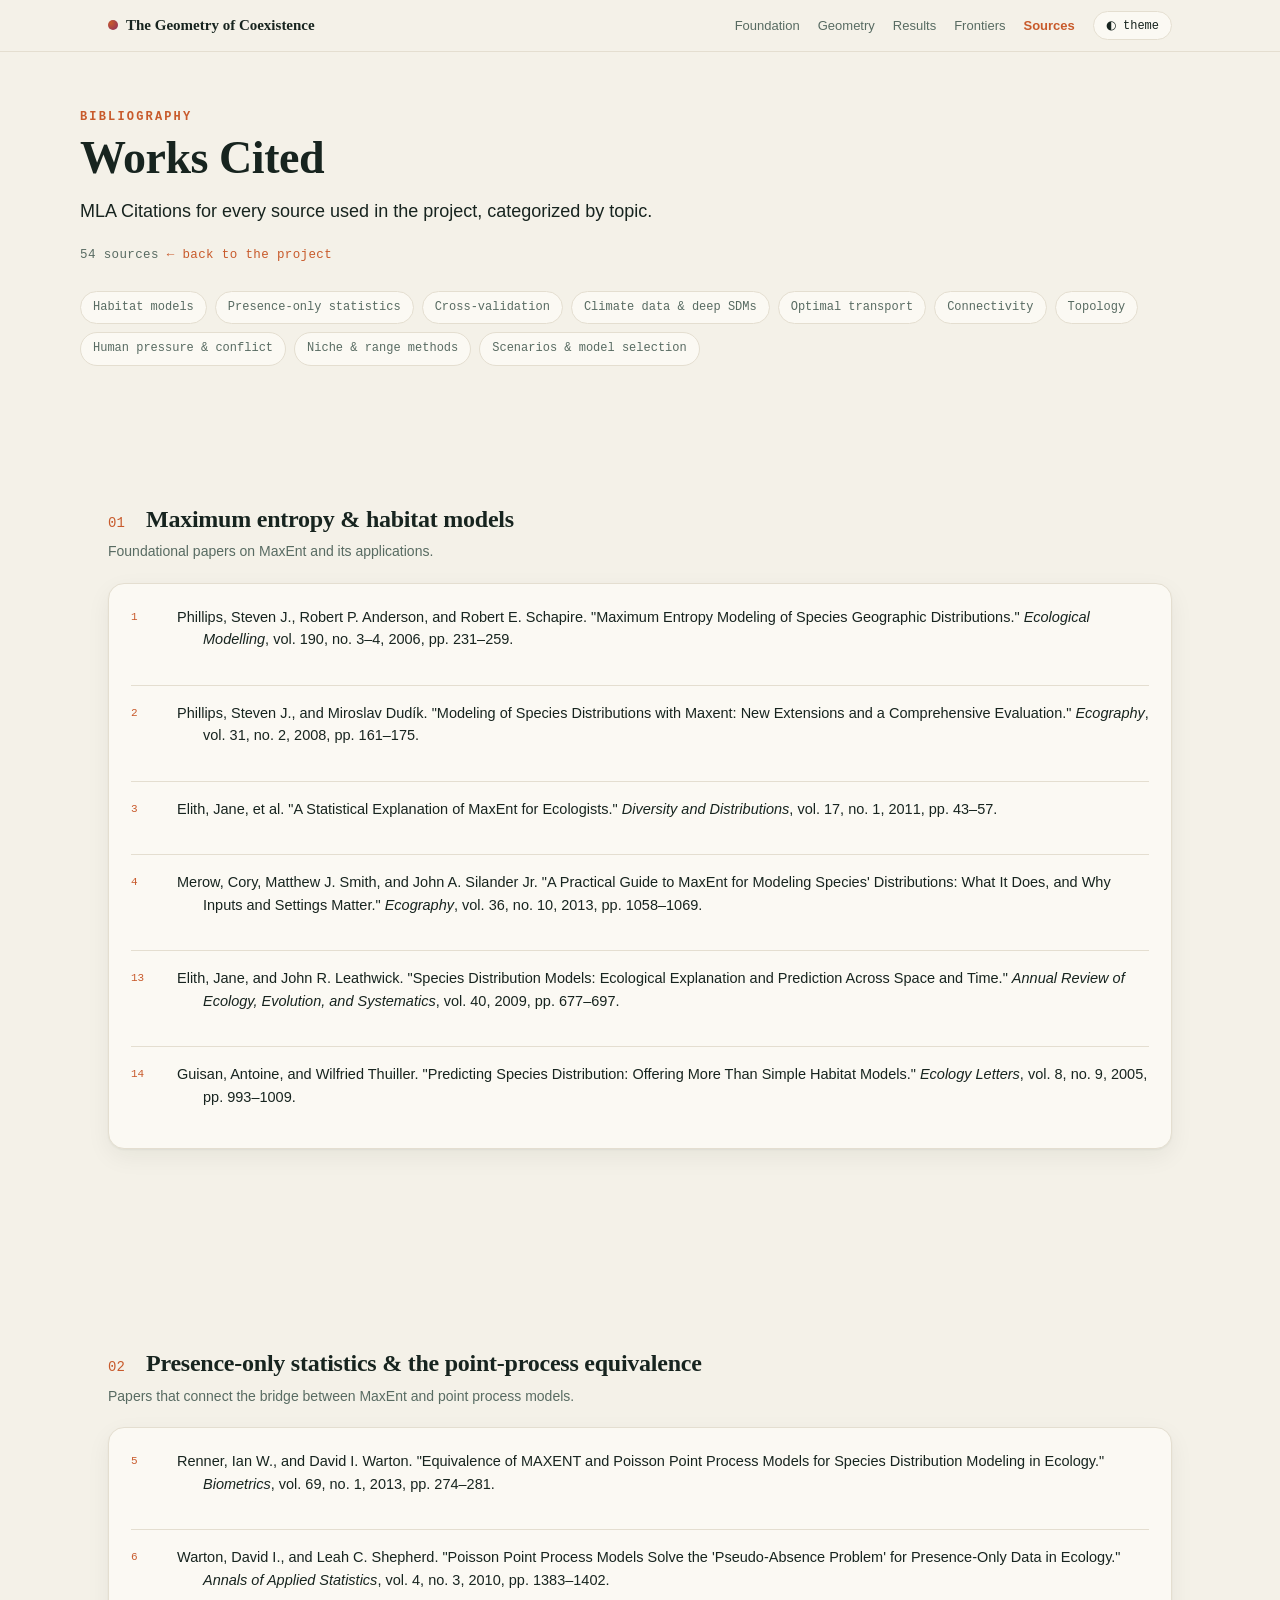
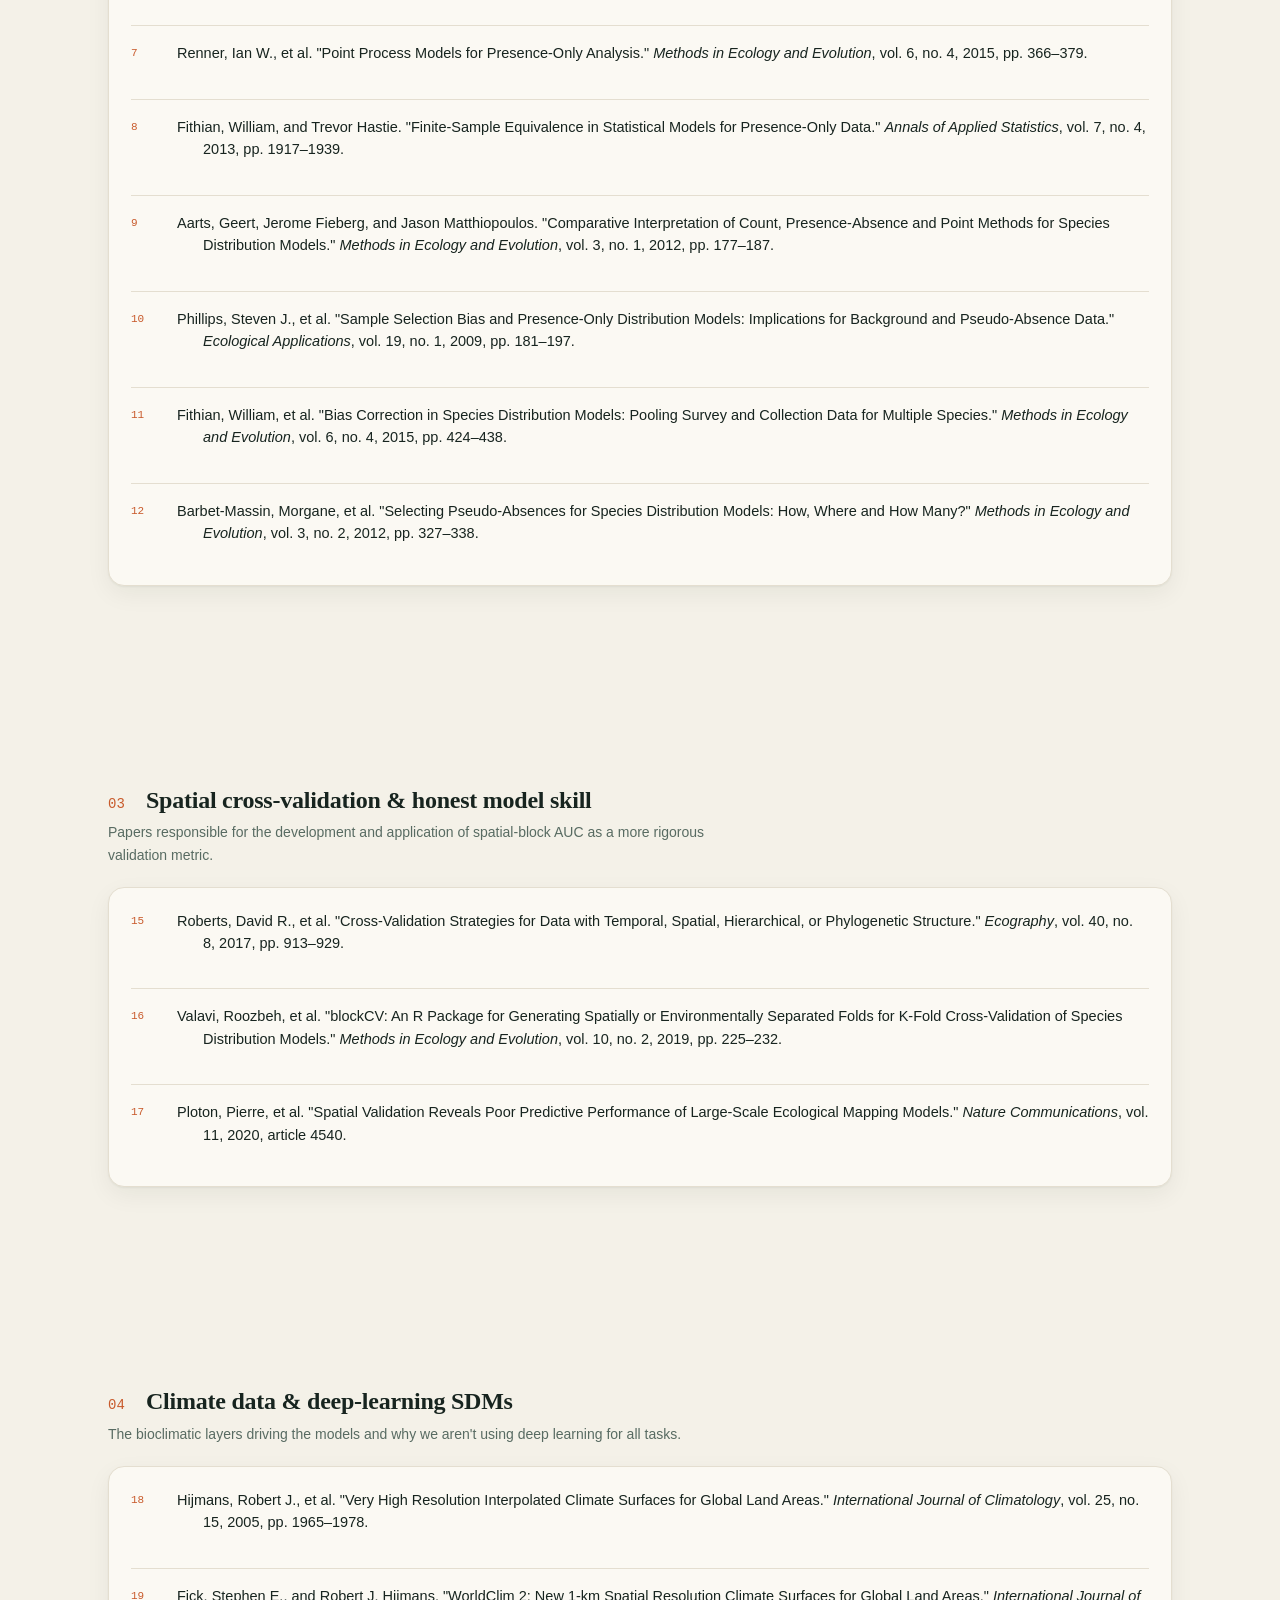
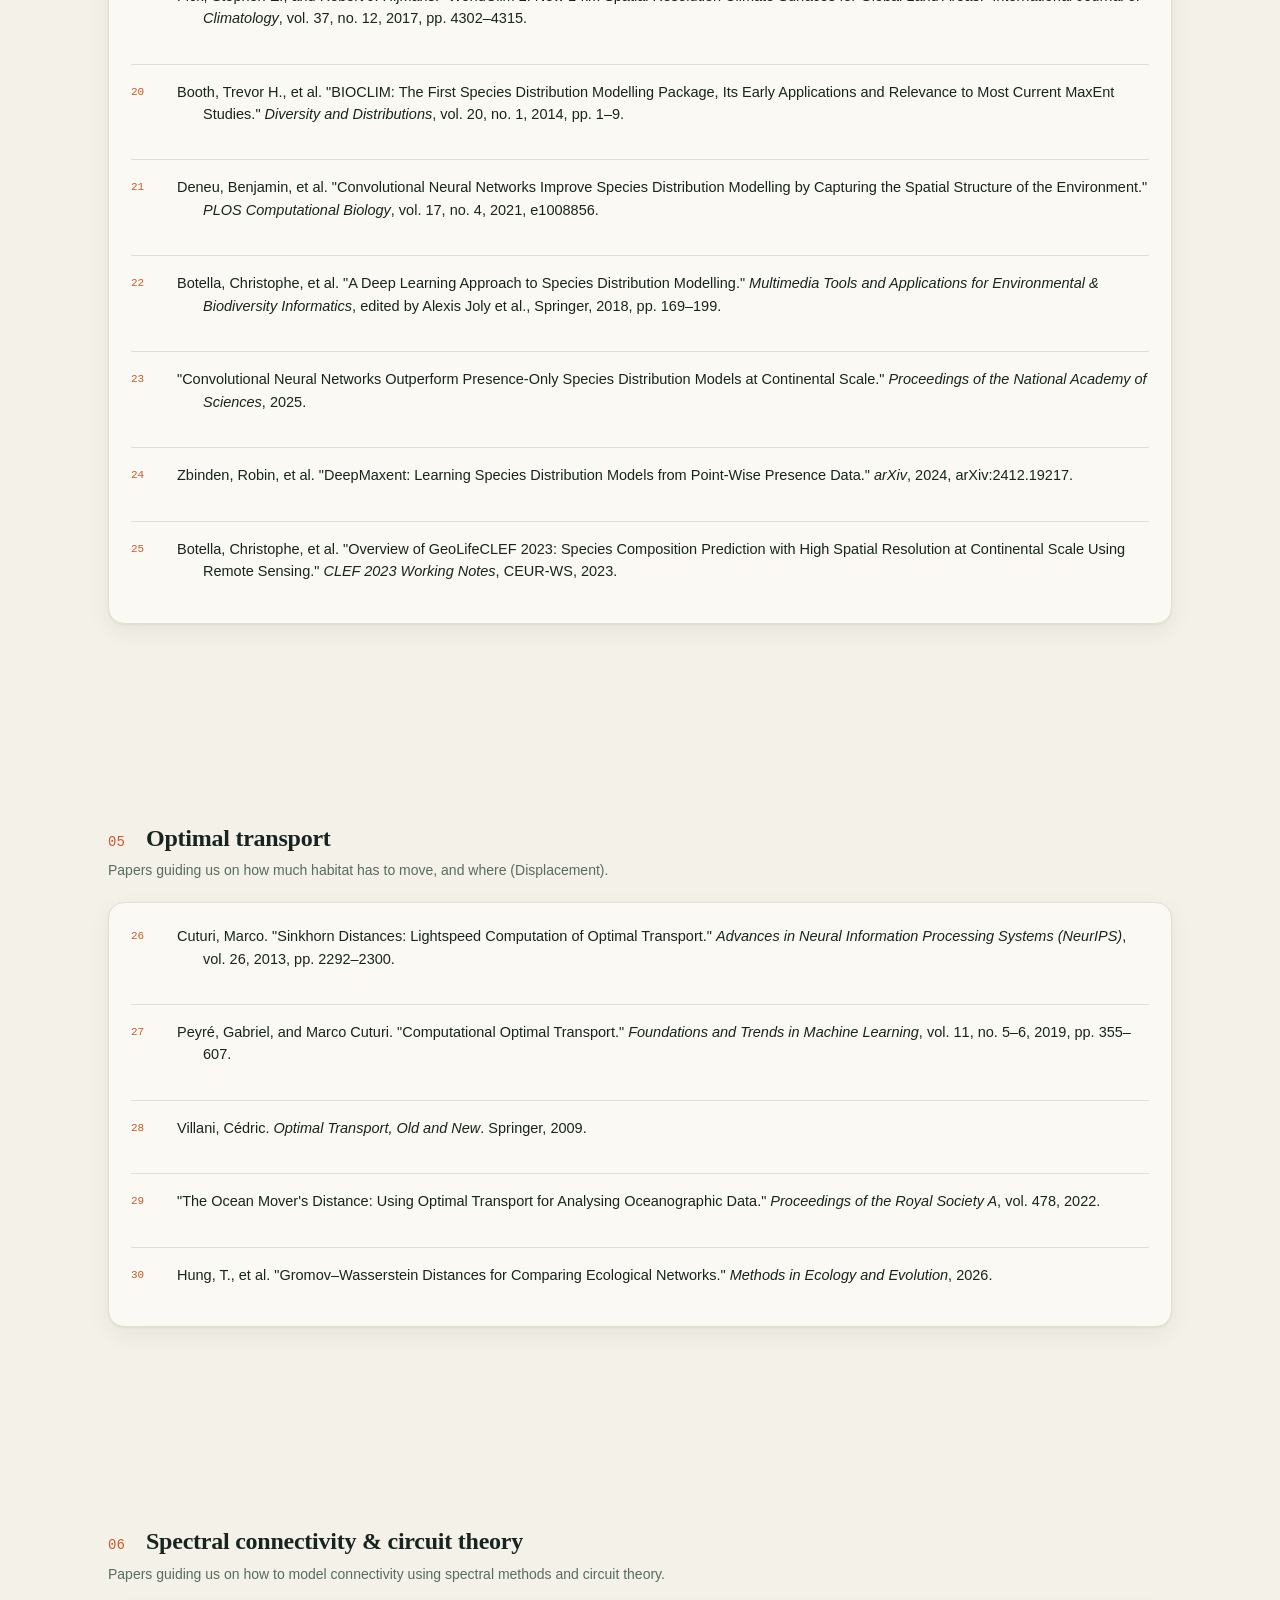
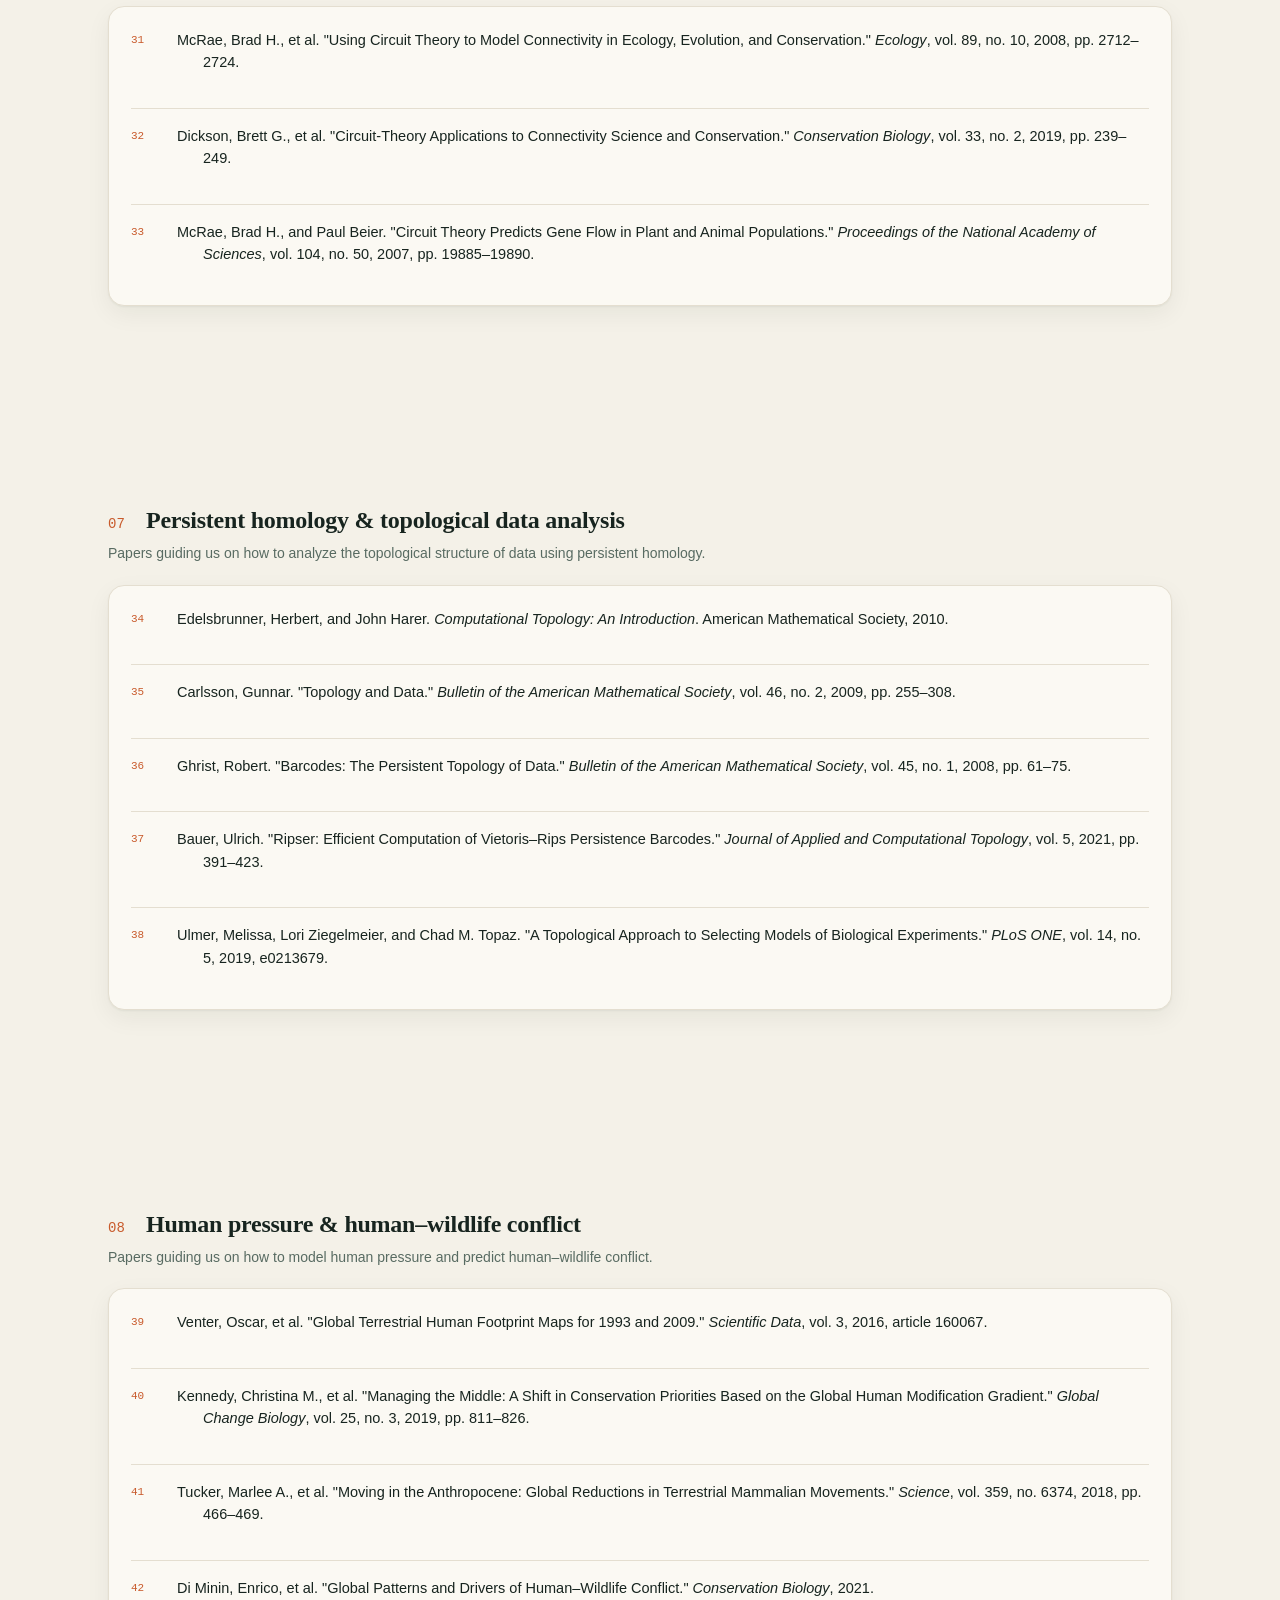
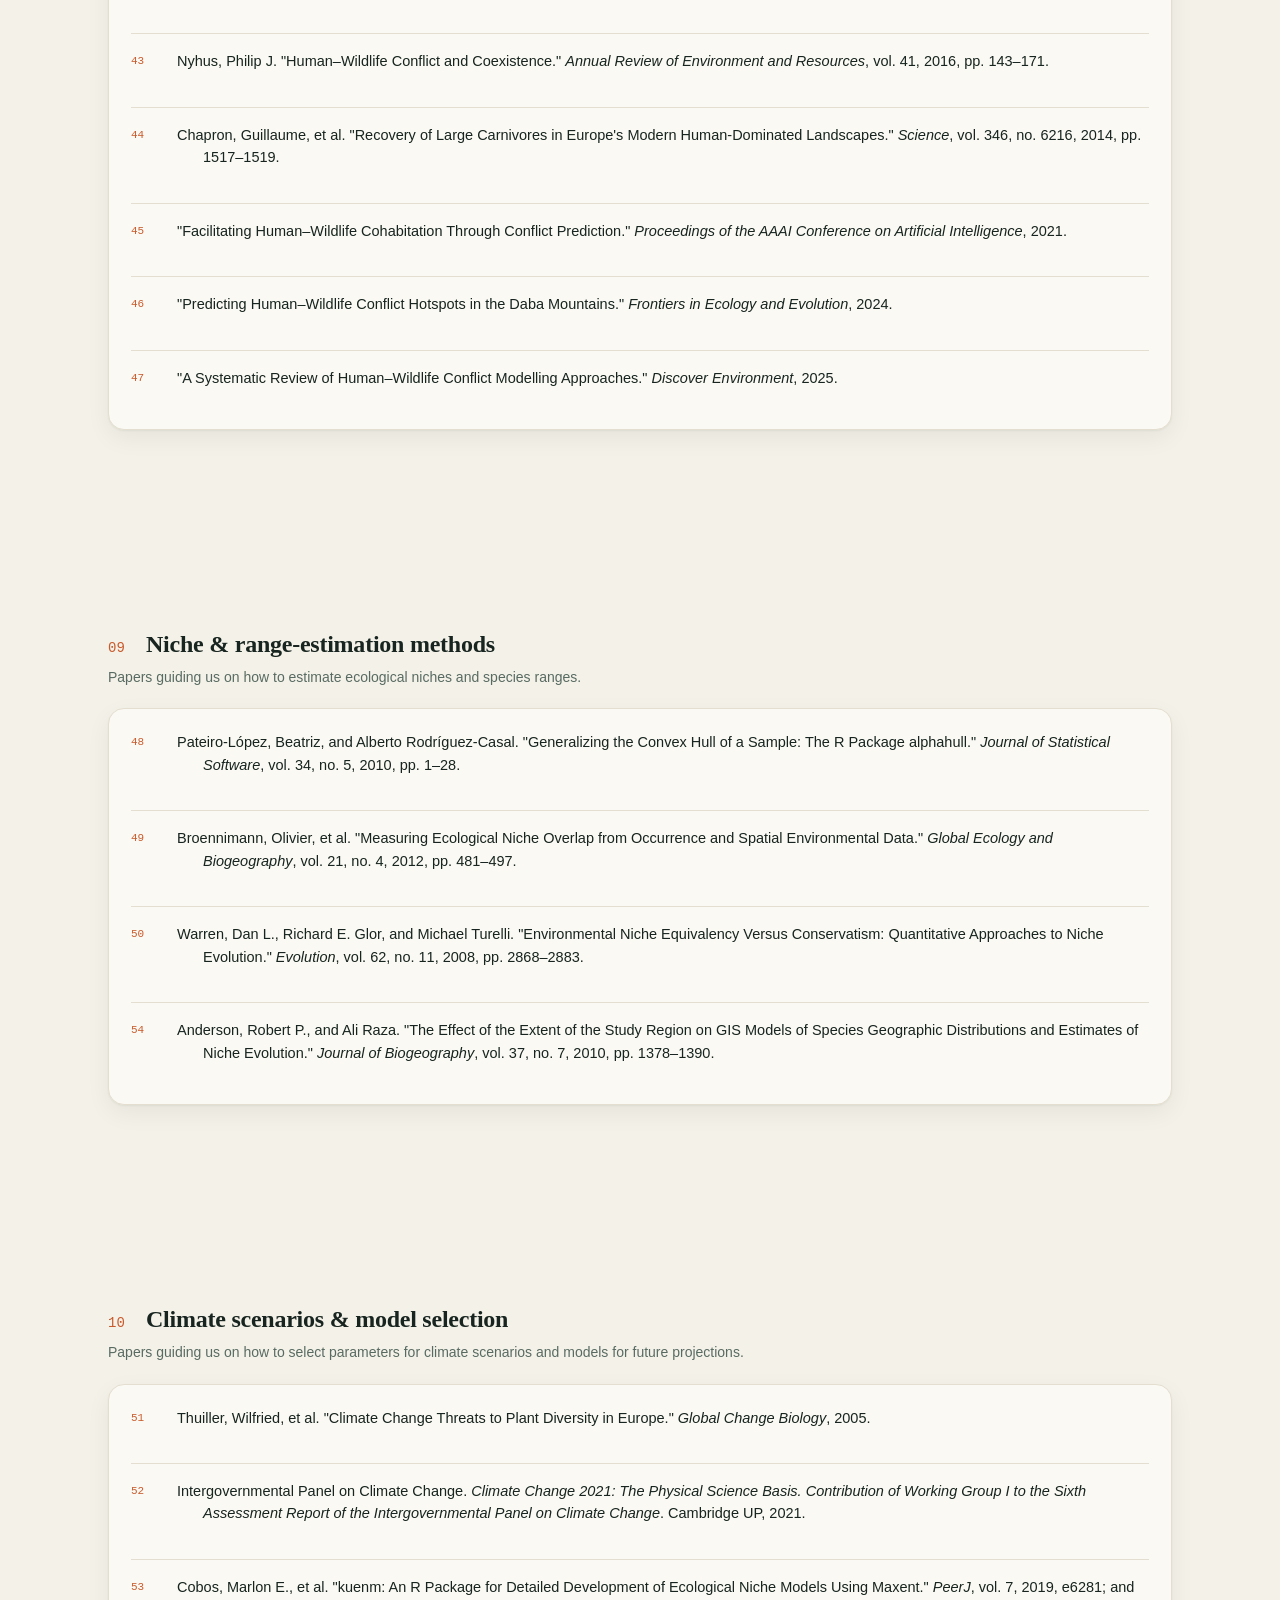
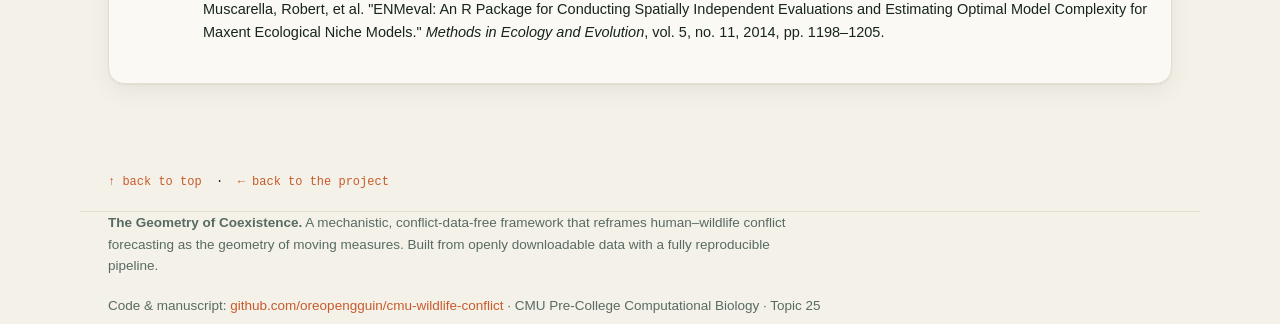
<file: project/website/sources.html>
<!DOCTYPE html>
<html lang="en">
<head>
<meta charset="utf-8">
<meta name="viewport" content="width=device-width, initial-scale=1">
<title>Works Cited — The Geometry of Coexistence</title>
<meta name="description" content="MLA works cited for The Geometry of Coexistence: optimal transport, spectral connectivity, and persistent homology applied to climate-forced human–wildlife conflict.">
<link rel="icon" href="data:image/svg+xml,<svg xmlns='http://www.w3.org/2000/svg' viewBox='0 0 100 100'><text y='.9em' font-size='90'>%F0%9F%90%BA</text></svg>">
<link rel="stylesheet" href="assets/css/style.css">
<style>
  /* ---- page-local additions, built entirely from the site's existing tokens ---- */
  .src-hero{padding:56px 0 8px}
  .src-hero h1{font-size:clamp(30px,4.4vw,46px);margin:.1em 0 .28em}
  .src-count{font-family:var(--mono);font-size:12.5px;color:var(--slate);letter-spacing:.03em}

  /* jump strip, echoes the .pipe-track interaction pattern already on the index page */
  .jump{margin:26px 0 6px;display:flex;flex-wrap:wrap;gap:8px}
  .jump a{font-family:var(--mono);font-size:12px;padding:6px 12px;border-radius:20px;
    border:1px solid var(--line);background:var(--card);color:var(--slate)}
  .jump a:hover{border-color:var(--ink);color:var(--ink);text-decoration:none}

  .cluster{margin:52px 0 0}
  .cluster-head{display:flex;align-items:baseline;gap:12px;margin-bottom:6px}
  .cluster-head .sec-num{min-width:26px}
  .cluster-head h3{margin:0;font-size:clamp(19px,2.1vw,24px)}
  .cluster-note{color:var(--slate);font-size:14px;max-width:640px;margin:0 0 20px}

  /* MLA hanging-indent entries, dressed with the site's card language */
  .refs{background:var(--card);border:1px solid var(--line);border-radius:16px;
    box-shadow:var(--shadow);padding:6px 22px}
  .ref{display:flex;gap:16px;padding:16px 0;border-top:1px solid var(--line)}
  .ref:first-child{border-top:none}
  .ref .tag{font-family:var(--mono);font-size:11px;color:var(--ember);min-width:30px;
    line-height:1.8;padding-top:2px}
  .ref .cite{font-size:14.5px;line-height:1.55;padding-left:26px;text-indent:-26px}
  .ref .cite i{font-style:italic}
  .ref .role{display:inline-block;margin-top:6px;font-family:var(--mono);font-size:10.5px;
    letter-spacing:.05em;text-transform:uppercase;color:var(--teal)}

  .back-top{display:inline-block;margin-top:14px;font-family:var(--mono);font-size:12px}

  @media(max-width:600px){
    .ref{gap:10px}
    .ref .cite{padding-left:20px;text-indent:-20px}
  }
</style>
</head>
<body>

<!-- ===================== NAV ===================== -->
<nav class="nav"><div class="nav-in">
  <span class="brand"><span class="dot"></span>The Geometry of Coexistence</span>
  <a class="navlink" href="index.html#foundation">Foundation</a>
  <a class="navlink" href="index.html#geometry">Geometry</a>
  <a class="navlink" href="index.html#results">Results</a>
  <a class="navlink" href="index.html#future">Frontiers</a>
  <a class="navlink active" href="sources.html">Sources</a>
  <button class="toggle" id="themeBtn" aria-label="Toggle colour theme">◐ theme</button>
</div></nav>

<!-- ===================== HERO ===================== -->
<header class="container src-hero">
  <div class="eyebrow">Bibliography</div>
  <h1>Works Cited</h1>
  <p class="lede" style="font-size:18px;max-width:660px">MLA Citations for every source used in the project, categorized by topic.</p>
  <p class="src-count">54 sources <a href="index.html">&larr; back to the project</a></p>

  <nav class="jump" aria-label="Jump to citation group">
    <a href="#g1">Habitat models</a>
    <a href="#g2">Presence-only statistics</a>
    <a href="#g3">Cross-validation</a>
    <a href="#g4">Climate data &amp; deep SDMs</a>
    <a href="#g5">Optimal transport</a>
    <a href="#g6">Connectivity</a>
    <a href="#g7">Topology</a>
    <a href="#g8">Human pressure &amp; conflict</a>
    <a href="#g9">Niche &amp; range methods</a>
    <a href="#g10">Scenarios &amp; model selection</a>
  </nav>
</header>

<main class="container">

  <!-- 01 -->
  <section class="cluster" id="g1">
    <div class="cluster-head"><span class="sec-num">01</span><h3>Maximum entropy &amp; habitat models</h3></div>
    <p class="cluster-note">Foundational papers on MaxEnt and its applications.</p>
    <div class="refs">
      <div class="ref"><span class="tag">1</span><p class="cite">Phillips, Steven J., Robert P. Anderson, and Robert E. Schapire. "Maximum Entropy Modeling of Species Geographic Distributions." <i>Ecological Modelling</i>, vol. 190, no. 3–4, 2006, pp. 231–259.</p></div>
      <div class="ref"><span class="tag">2</span><p class="cite">Phillips, Steven J., and Miroslav Dudík. "Modeling of Species Distributions with Maxent: New Extensions and a Comprehensive Evaluation." <i>Ecography</i>, vol. 31, no. 2, 2008, pp. 161–175.</p></div>
      <div class="ref"><span class="tag">3</span><p class="cite">Elith, Jane, et al. "A Statistical Explanation of MaxEnt for Ecologists." <i>Diversity and Distributions</i>, vol. 17, no. 1, 2011, pp. 43–57.</p></div>
      <div class="ref"><span class="tag">4</span><p class="cite">Merow, Cory, Matthew J. Smith, and John A. Silander Jr. "A Practical Guide to MaxEnt for Modeling Species' Distributions: What It Does, and Why Inputs and Settings Matter." <i>Ecography</i>, vol. 36, no. 10, 2013, pp. 1058–1069.</p></div>
      <div class="ref"><span class="tag">13</span><p class="cite">Elith, Jane, and John R. Leathwick. "Species Distribution Models: Ecological Explanation and Prediction Across Space and Time." <i>Annual Review of Ecology, Evolution, and Systematics</i>, vol. 40, 2009, pp. 677–697.</p></div>
      <div class="ref"><span class="tag">14</span><p class="cite">Guisan, Antoine, and Wilfried Thuiller. "Predicting Species Distribution: Offering More Than Simple Habitat Models." <i>Ecology Letters</i>, vol. 8, no. 9, 2005, pp. 993–1009.</p></div>
    </div>
  </section>

  <!-- 02 -->
  <section class="cluster" id="g2">
    <div class="cluster-head"><span class="sec-num">02</span><h3>Presence-only statistics &amp; the point-process equivalence</h3></div>
    <p class="cluster-note">Papers that connect the bridge between MaxEnt and point process models.</p>
    <div class="refs">
      <div class="ref"><span class="tag">5</span><p class="cite">Renner, Ian W., and David I. Warton. "Equivalence of MAXENT and Poisson Point Process Models for Species Distribution Modeling in Ecology." <i>Biometrics</i>, vol. 69, no. 1, 2013, pp. 274–281.</p></div>
      <div class="ref"><span class="tag">6</span><p class="cite">Warton, David I., and Leah C. Shepherd. "Poisson Point Process Models Solve the 'Pseudo-Absence Problem' for Presence-Only Data in Ecology." <i>Annals of Applied Statistics</i>, vol. 4, no. 3, 2010, pp. 1383–1402.</p></div>
      <div class="ref"><span class="tag">7</span><p class="cite">Renner, Ian W., et al. "Point Process Models for Presence-Only Analysis." <i>Methods in Ecology and Evolution</i>, vol. 6, no. 4, 2015, pp. 366–379.</p></div>
      <div class="ref"><span class="tag">8</span><p class="cite">Fithian, William, and Trevor Hastie. "Finite-Sample Equivalence in Statistical Models for Presence-Only Data." <i>Annals of Applied Statistics</i>, vol. 7, no. 4, 2013, pp. 1917–1939.</p></div>
      <div class="ref"><span class="tag">9</span><p class="cite">Aarts, Geert, Jerome Fieberg, and Jason Matthiopoulos. "Comparative Interpretation of Count, Presence-Absence and Point Methods for Species Distribution Models." <i>Methods in Ecology and Evolution</i>, vol. 3, no. 1, 2012, pp. 177–187.</p></div>
      <div class="ref"><span class="tag">10</span><p class="cite">Phillips, Steven J., et al. "Sample Selection Bias and Presence-Only Distribution Models: Implications for Background and Pseudo-Absence Data." <i>Ecological Applications</i>, vol. 19, no. 1, 2009, pp. 181–197.</p></div>
      <div class="ref"><span class="tag">11</span><p class="cite">Fithian, William, et al. "Bias Correction in Species Distribution Models: Pooling Survey and Collection Data for Multiple Species." <i>Methods in Ecology and Evolution</i>, vol. 6, no. 4, 2015, pp. 424–438.</p></div>
      <div class="ref"><span class="tag">12</span><p class="cite">Barbet-Massin, Morgane, et al. "Selecting Pseudo-Absences for Species Distribution Models: How, Where and How Many?" <i>Methods in Ecology and Evolution</i>, vol. 3, no. 2, 2012, pp. 327–338.</p></div>
    </div>
  </section>

  <!-- 03 -->
  <section class="cluster" id="g3">
    <div class="cluster-head"><span class="sec-num">03</span><h3>Spatial cross-validation &amp; honest model skill</h3></div>
    <p class="cluster-note">Papers responsible for the development and application of spatial-block AUC as a more rigorous validation metric.</p>
    <div class="refs">
      <div class="ref"><span class="tag">15</span><p class="cite">Roberts, David R., et al. "Cross-Validation Strategies for Data with Temporal, Spatial, Hierarchical, or Phylogenetic Structure." <i>Ecography</i>, vol. 40, no. 8, 2017, pp. 913–929.</p></div>
      <div class="ref"><span class="tag">16</span><p class="cite">Valavi, Roozbeh, et al. "blockCV: An R Package for Generating Spatially or Environmentally Separated Folds for K-Fold Cross-Validation of Species Distribution Models." <i>Methods in Ecology and Evolution</i>, vol. 10, no. 2, 2019, pp. 225–232.</p></div>
      <div class="ref"><span class="tag">17</span><p class="cite">Ploton, Pierre, et al. "Spatial Validation Reveals Poor Predictive Performance of Large-Scale Ecological Mapping Models." <i>Nature Communications</i>, vol. 11, 2020, article 4540.</p></div>
    </div>
  </section>

  <!-- 04 -->
  <section class="cluster" id="g4">
    <div class="cluster-head"><span class="sec-num">04</span><h3>Climate data &amp; deep-learning SDMs</h3></div>
    <p class="cluster-note">The bioclimatic layers driving the models and why we aren't using deep learning for all tasks.</p>
    <div class="refs">
      <div class="ref"><span class="tag">18</span><p class="cite">Hijmans, Robert J., et al. "Very High Resolution Interpolated Climate Surfaces for Global Land Areas." <i>International Journal of Climatology</i>, vol. 25, no. 15, 2005, pp. 1965–1978.</p></div>
      <div class="ref"><span class="tag">19</span><p class="cite">Fick, Stephen E., and Robert J. Hijmans. "WorldClim 2: New 1-km Spatial Resolution Climate Surfaces for Global Land Areas." <i>International Journal of Climatology</i>, vol. 37, no. 12, 2017, pp. 4302–4315.</p></div>
      <div class="ref"><span class="tag">20</span><p class="cite">Booth, Trevor H., et al. "BIOCLIM: The First Species Distribution Modelling Package, Its Early Applications and Relevance to Most Current MaxEnt Studies." <i>Diversity and Distributions</i>, vol. 20, no. 1, 2014, pp. 1–9.</p></div>
      <div class="ref"><span class="tag">21</span><p class="cite">Deneu, Benjamin, et al. "Convolutional Neural Networks Improve Species Distribution Modelling by Capturing the Spatial Structure of the Environment." <i>PLOS Computational Biology</i>, vol. 17, no. 4, 2021, e1008856.</p></div>
      <div class="ref"><span class="tag">22</span><p class="cite">Botella, Christophe, et al. "A Deep Learning Approach to Species Distribution Modelling." <i>Multimedia Tools and Applications for Environmental &amp; Biodiversity Informatics</i>, edited by Alexis Joly et al., Springer, 2018, pp. 169–199.</p></div>
      <div class="ref"><span class="tag">23</span><p class="cite">"Convolutional Neural Networks Outperform Presence-Only Species Distribution Models at Continental Scale." <i>Proceedings of the National Academy of Sciences</i>, 2025.</p></div>
      <div class="ref"><span class="tag">24</span><p class="cite">Zbinden, Robin, et al. "DeepMaxent: Learning Species Distribution Models from Point-Wise Presence Data." <i>arXiv</i>, 2024, arXiv:2412.19217.</p></div>
      <div class="ref"><span class="tag">25</span><p class="cite">Botella, Christophe, et al. "Overview of GeoLifeCLEF 2023: Species Composition Prediction with High Spatial Resolution at Continental Scale Using Remote Sensing." <i>CLEF 2023 Working Notes</i>, CEUR-WS, 2023.</p></div>
    </div>
  </section>

  <!-- 05 -->
  <section class="cluster" id="g5">
    <div class="cluster-head"><span class="sec-num">05</span><h3>Optimal transport</h3></div>
    <p class="cluster-note">Papers guiding us on how much habitat has to move, and where (Displacement).</p>
    <div class="refs">
      <div class="ref"><span class="tag">26</span><p class="cite">Cuturi, Marco. "Sinkhorn Distances: Lightspeed Computation of Optimal Transport." <i>Advances in Neural Information Processing Systems (NeurIPS)</i>, vol. 26, 2013, pp. 2292–2300.</p></div>
      <div class="ref"><span class="tag">27</span><p class="cite">Peyré, Gabriel, and Marco Cuturi. "Computational Optimal Transport." <i>Foundations and Trends in Machine Learning</i>, vol. 11, no. 5–6, 2019, pp. 355–607.</p></div>
      <div class="ref"><span class="tag">28</span><p class="cite">Villani, Cédric. <i>Optimal Transport, Old and New</i>. Springer, 2009.</p></div>
      <div class="ref"><span class="tag">29</span><p class="cite">"The Ocean Mover's Distance: Using Optimal Transport for Analysing Oceanographic Data." <i>Proceedings of the Royal Society A</i>, vol. 478, 2022.</p></div>
      <div class="ref"><span class="tag">30</span><p class="cite">Hung, T., et al. "Gromov–Wasserstein Distances for Comparing Ecological Networks." <i>Methods in Ecology and Evolution</i>, 2026.</p></div>
    </div>
  </section>

  <!-- 06 -->
  <section class="cluster" id="g6">
    <div class="cluster-head"><span class="sec-num">06</span><h3>Spectral connectivity &amp; circuit theory</h3></div>
    <p class="cluster-note">Papers guiding us on how to model connectivity using spectral methods and circuit theory.</p>
    <div class="refs">
      <div class="ref"><span class="tag">31</span><p class="cite">McRae, Brad H., et al. "Using Circuit Theory to Model Connectivity in Ecology, Evolution, and Conservation." <i>Ecology</i>, vol. 89, no. 10, 2008, pp. 2712–2724.</p></div>
      <div class="ref"><span class="tag">32</span><p class="cite">Dickson, Brett G., et al. "Circuit-Theory Applications to Connectivity Science and Conservation." <i>Conservation Biology</i>, vol. 33, no. 2, 2019, pp. 239–249.</p></div>
      <div class="ref"><span class="tag">33</span><p class="cite">McRae, Brad H., and Paul Beier. "Circuit Theory Predicts Gene Flow in Plant and Animal Populations." <i>Proceedings of the National Academy of Sciences</i>, vol. 104, no. 50, 2007, pp. 19885–19890.</p></div>
    </div>
  </section>

  <!-- 07 -->
  <section class="cluster" id="g7">
    <div class="cluster-head"><span class="sec-num">07</span><h3>Persistent homology &amp; topological data analysis</h3></div>
    <p class="cluster-note">Papers guiding us on how to analyze the topological structure of data using persistent homology.</p>
    <div class="refs">
      <div class="ref"><span class="tag">34</span><p class="cite">Edelsbrunner, Herbert, and John Harer. <i>Computational Topology: An Introduction</i>. American Mathematical Society, 2010.</p></div>
      <div class="ref"><span class="tag">35</span><p class="cite">Carlsson, Gunnar. "Topology and Data." <i>Bulletin of the American Mathematical Society</i>, vol. 46, no. 2, 2009, pp. 255–308.</p></div>
      <div class="ref"><span class="tag">36</span><p class="cite">Ghrist, Robert. "Barcodes: The Persistent Topology of Data." <i>Bulletin of the American Mathematical Society</i>, vol. 45, no. 1, 2008, pp. 61–75.</p></div>
      <div class="ref"><span class="tag">37</span><p class="cite">Bauer, Ulrich. "Ripser: Efficient Computation of Vietoris–Rips Persistence Barcodes." <i>Journal of Applied and Computational Topology</i>, vol. 5, 2021, pp. 391–423.</p></div>
      <div class="ref"><span class="tag">38</span><p class="cite">Ulmer, Melissa, Lori Ziegelmeier, and Chad M. Topaz. "A Topological Approach to Selecting Models of Biological Experiments." <i>PLoS ONE</i>, vol. 14, no. 5, 2019, e0213679.</p></div>
    </div>
  </section>

  <!-- 08 -->
  <section class="cluster" id="g8">
    <div class="cluster-head"><span class="sec-num">08</span><h3>Human pressure &amp; human–wildlife conflict</h3></div>
    <p class="cluster-note">Papers guiding us on how to model human pressure and predict human–wildlife conflict.</p>
    <div class="refs">
      <div class="ref"><span class="tag">39</span><p class="cite">Venter, Oscar, et al. "Global Terrestrial Human Footprint Maps for 1993 and 2009." <i>Scientific Data</i>, vol. 3, 2016, article 160067.</p></div>
      <div class="ref"><span class="tag">40</span><p class="cite">Kennedy, Christina M., et al. "Managing the Middle: A Shift in Conservation Priorities Based on the Global Human Modification Gradient." <i>Global Change Biology</i>, vol. 25, no. 3, 2019, pp. 811–826.</p></div>
      <div class="ref"><span class="tag">41</span><p class="cite">Tucker, Marlee A., et al. "Moving in the Anthropocene: Global Reductions in Terrestrial Mammalian Movements." <i>Science</i>, vol. 359, no. 6374, 2018, pp. 466–469.</p></div>
      <div class="ref"><span class="tag">42</span><p class="cite">Di Minin, Enrico, et al. "Global Patterns and Drivers of Human–Wildlife Conflict." <i>Conservation Biology</i>, 2021.</p></div>
      <div class="ref"><span class="tag">43</span><p class="cite">Nyhus, Philip J. "Human–Wildlife Conflict and Coexistence." <i>Annual Review of Environment and Resources</i>, vol. 41, 2016, pp. 143–171.</p></div>
      <div class="ref"><span class="tag">44</span><p class="cite">Chapron, Guillaume, et al. "Recovery of Large Carnivores in Europe's Modern Human-Dominated Landscapes." <i>Science</i>, vol. 346, no. 6216, 2014, pp. 1517–1519.</p></div>
      <div class="ref"><span class="tag">45</span><p class="cite">"Facilitating Human–Wildlife Cohabitation Through Conflict Prediction." <i>Proceedings of the AAAI Conference on Artificial Intelligence</i>, 2021.</p></div>
      <div class="ref"><span class="tag">46</span><p class="cite">"Predicting Human–Wildlife Conflict Hotspots in the Daba Mountains." <i>Frontiers in Ecology and Evolution</i>, 2024.</p></div>
      <div class="ref"><span class="tag">47</span><p class="cite">"A Systematic Review of Human–Wildlife Conflict Modelling Approaches." <i>Discover Environment</i>, 2025.</p></div>
    </div>
  </section>

  <!-- 09 -->
  <section class="cluster" id="g9">
    <div class="cluster-head"><span class="sec-num">09</span><h3>Niche &amp; range-estimation methods</h3></div>
    <p class="cluster-note">Papers guiding us on how to estimate ecological niches and species ranges.</p>
    <div class="refs">
      <div class="ref"><span class="tag">48</span><p class="cite">Pateiro-López, Beatriz, and Alberto Rodríguez-Casal. "Generalizing the Convex Hull of a Sample: The R Package alphahull." <i>Journal of Statistical Software</i>, vol. 34, no. 5, 2010, pp. 1–28.</p></div>
      <div class="ref"><span class="tag">49</span><p class="cite">Broennimann, Olivier, et al. "Measuring Ecological Niche Overlap from Occurrence and Spatial Environmental Data." <i>Global Ecology and Biogeography</i>, vol. 21, no. 4, 2012, pp. 481–497.</p></div>
      <div class="ref"><span class="tag">50</span><p class="cite">Warren, Dan L., Richard E. Glor, and Michael Turelli. "Environmental Niche Equivalency Versus Conservatism: Quantitative Approaches to Niche Evolution." <i>Evolution</i>, vol. 62, no. 11, 2008, pp. 2868–2883.</p></div>
      <div class="ref"><span class="tag">54</span><p class="cite">Anderson, Robert P., and Ali Raza. "The Effect of the Extent of the Study Region on GIS Models of Species Geographic Distributions and Estimates of Niche Evolution." <i>Journal of Biogeography</i>, vol. 37, no. 7, 2010, pp. 1378–1390.</p></div>
    </div>
  </section>

  <!-- 10 -->
  <section class="cluster" id="g10">
    <div class="cluster-head"><span class="sec-num">10</span><h3>Climate scenarios &amp; model selection</h3></div>
    <p class="cluster-note">Papers guiding us on how to select parameters for climate scenarios and models for future projections.</p>
    <div class="refs">
      <div class="ref"><span class="tag">51</span><p class="cite">Thuiller, Wilfried, et al. "Climate Change Threats to Plant Diversity in Europe." <i>Global Change Biology</i>, 2005.</p></div>
      <div class="ref"><span class="tag">52</span><p class="cite">Intergovernmental Panel on Climate Change. <i>Climate Change 2021: The Physical Science Basis. Contribution of Working Group I to the Sixth Assessment Report of the Intergovernmental Panel on Climate Change</i>. Cambridge UP, 2021.</p></div>
      <div class="ref"><span class="tag">53</span><p class="cite">Cobos, Marlon E., et al. "kuenm: An R Package for Detailed Development of Ecological Niche Models Using Maxent." <i>PeerJ</i>, vol. 7, 2019, e6281; and Muscarella, Robert, et al. "ENMeval: An R Package for Conducting Spatially Independent Evaluations and Estimating Optimal Model Complexity for Maxent Ecological Niche Models." <i>Methods in Ecology and Evolution</i>, vol. 5, no. 11, 2014, pp. 1198–1205.</p></div>
    </div>
  </section>

  <p class="back-top"><a href="#top">&uarr; back to top</a> &nbsp;·&nbsp; <a href="index.html">&larr; back to the project</a></p>
</main>

<!-- ===================== FOOTER ===================== -->
<footer class="container">
  <p style="max-width:680px"><b>The Geometry of Coexistence.</b> A mechanistic, conflict-data-free
    framework that reframes human–wildlife conflict forecasting as the geometry of moving measures.
    Built from openly downloadable data with a fully reproducible pipeline.</p>
  <p style="color:var(--slate)">Code &amp; manuscript:
    <a href="https://github.com/oreopengguin/cmu-wildlife-conflict">github.com/oreopengguin/cmu-wildlife-conflict</a>
    · CMU Pre-College Computational Biology · Topic 25</p>
</footer>

<script>
  // theme toggle — mirrors the logic already on the main page
  (function(){
    var btn = document.getElementById('themeBtn');
    var root = document.documentElement;
    var saved = localStorage.getItem('goc-theme');
    if(saved) root.setAttribute('data-theme', saved);
    btn.addEventListener('click', function(){
      var cur = root.getAttribute('data-theme') ||
        (window.matchMedia('(prefers-color-scheme: dark)').matches ? 'dark':'light');
      var next = cur === 'dark' ? 'light' : 'dark';
      root.setAttribute('data-theme', next);
      try{ localStorage.setItem('goc-theme', next); }catch(e){}
    });
  })();
</script>
</body>
</html>
</file>
<file: project/website/assets/css/style.css>
/* ============================================================================
   The Geometry of Coexistence — design system
   Editorial-scientific. Theme-aware (light/dark). Colourblind-safe accents.
   ========================================================================== */
:root{
  --paper:#f4f1e8; --ink:#17241f; --slate:#586b62; --faint:#d9d3c4;
  --ember:#c85a2b; --teal:#1f7a7a; --sky:#2a6f97; --gold:#c79a2e;
  --card:#fbf9f3; --line:#e4ded0; --card2:#f0ece0;
  --good:#009E73; --warn:#E69F00; --bad:#D55E00;
  --shadow:0 1px 2px rgba(20,30,25,.05), 0 8px 24px rgba(20,30,25,.06);
  --serif:'Iowan Old Style','Palatino Linotype',Palatino,Georgia,'Times New Roman',serif;
  --sans:-apple-system,BlinkMacSystemFont,'Segoe UI',Roboto,Helvetica,Arial,sans-serif;
  --mono:'SF Mono',ui-monospace,'Cascadia Code',Menlo,Consolas,monospace;
  --maxw:1120px;
}
@media (prefers-color-scheme:dark){:root{
  --paper:#0f1512; --ink:#e9ede7; --slate:#9aa89f; --faint:#2a352f;
  --card:#151d19; --line:#26312b; --card2:#1a231e;
  --ember:#e07a4a; --teal:#3fa3a3; --sky:#5aa6cf; --gold:#d8b24a;
  --shadow:0 1px 2px rgba(0,0,0,.3), 0 10px 30px rgba(0,0,0,.35);
}}
:root[data-theme="dark"]{
  --paper:#0f1512; --ink:#e9ede7; --slate:#9aa89f; --faint:#2a352f;
  --card:#151d19; --line:#26312b; --card2:#1a231e;
  --ember:#e07a4a; --teal:#3fa3a3; --sky:#5aa6cf; --gold:#d8b24a;
  --shadow:0 1px 2px rgba(0,0,0,.3), 0 10px 30px rgba(0,0,0,.35);
}
:root[data-theme="light"]{
  --paper:#f4f1e8; --ink:#17241f; --slate:#586b62; --faint:#d9d3c4;
  --card:#fbf9f3; --line:#e4ded0; --card2:#f0ece0; --ember:#c85a2b;
  --teal:#1f7a7a; --sky:#2a6f97; --gold:#c79a2e;
  --shadow:0 1px 2px rgba(20,30,25,.05), 0 8px 24px rgba(20,30,25,.06);
}

*{box-sizing:border-box}
html{scroll-behavior:smooth}
@media (prefers-reduced-motion:reduce){html{scroll-behavior:auto}}
body{margin:0;background:var(--paper);color:var(--ink);font-family:var(--sans);
  line-height:1.62;-webkit-font-smoothing:antialiased;text-rendering:optimizeLegibility}
.container{max-width:var(--maxw);margin:0 auto;padding:0 28px}
.reading{max-width:680px}
h1,h2,h3,h4{font-family:var(--serif);font-weight:600;line-height:1.14;
  text-wrap:balance;letter-spacing:-0.01em}
p{margin:0 0 18px}
a{color:var(--ember);text-decoration:none}
a:hover{text-decoration:underline}
.eyebrow{font-family:var(--mono);font-size:12px;letter-spacing:.18em;
  text-transform:uppercase;color:var(--ember);font-weight:600}
:focus-visible{outline:2.5px solid var(--sky);outline-offset:3px;border-radius:4px}

/* ---- top nav ---- */
.nav{position:sticky;top:0;z-index:50;background:color-mix(in srgb,var(--paper) 86%,transparent);
  backdrop-filter:blur(10px);border-bottom:1px solid var(--line)}
.nav-in{max-width:var(--maxw);margin:0 auto;padding:11px 28px;display:flex;
  align-items:center;gap:18px}
.nav .brand{font-family:var(--serif);font-weight:600;font-size:15px;margin-right:auto;
  display:flex;align-items:center;gap:8px}
.nav .brand .dot{width:10px;height:10px;border-radius:50%;
  background:radial-gradient(circle at 30% 30%,var(--ember),#8c2d62)}
.nav a.navlink{font-size:13px;color:var(--slate);font-family:var(--sans)}
.nav a.navlink:hover{color:var(--ink);text-decoration:none}
.nav .toggle{background:var(--card);border:1px solid var(--line);color:var(--ink);
  border-radius:20px;padding:6px 12px;font-family:var(--mono);font-size:12px;cursor:pointer}
@media(max-width:760px){.nav a.navlink{display:none}}

/* ---- hero ---- */
.hero{position:relative;overflow:hidden;border-bottom:1px solid var(--line)}
#field{position:absolute;inset:0;width:100%;height:100%;opacity:.5}
.hero-in{position:relative;padding:92px 0 72px}
.hero h1{font-size:clamp(38px,6.2vw,76px);margin:.12em 0 .3em}
.hero .lede{font-size:clamp(18px,2.2vw,23px);color:var(--slate);max-width:650px}
.hero .by{margin-top:26px;font-family:var(--mono);font-size:12.5px;color:var(--slate);
  letter-spacing:.03em}
.hero .cta{margin-top:30px;display:flex;gap:12px;flex-wrap:wrap}
.btn{display:inline-block;padding:11px 20px;border-radius:24px;font-size:14px;
  font-weight:600;cursor:pointer;border:1px solid var(--line);background:var(--card);
  color:var(--ink);transition:transform .15s ease, box-shadow .15s ease}
.btn:hover{transform:translateY(-2px);box-shadow:var(--shadow);text-decoration:none}
.btn.primary{background:linear-gradient(135deg,var(--ember),#8c2d62);color:#fff;border:none}

/* ---- stat band ---- */
.stats{display:grid;grid-template-columns:repeat(4,1fr);gap:1px;background:var(--line);
  border-top:1px solid var(--line);border-bottom:1px solid var(--line)}
.stat{background:var(--paper);padding:26px 22px}
.stat .n{font-family:var(--serif);font-size:clamp(26px,3.4vw,42px);
  font-variant-numeric:tabular-nums;line-height:1;color:var(--ink)}
.stat .n small{font-size:.5em;color:var(--slate)}
.stat .l{font-size:12.5px;color:var(--slate);margin-top:9px}

/* ---- sections ---- */
section{padding:74px 0;border-bottom:1px solid transparent}
.sec-head{display:flex;gap:14px;align-items:baseline;margin-bottom:4px}
.sec-num{font-family:var(--mono);color:var(--ember);font-size:14px}
h2{font-size:clamp(26px,3.4vw,40px);margin:.08em 0 .35em}
h3{font-size:clamp(20px,2.4vw,27px);margin:1.4em 0 .4em}
.sub{color:var(--slate);font-size:18px;max-width:700px;margin-bottom:24px}

/* ---- figure cards ---- */
.figure{margin:30px 0 8px;background:var(--card);border:1px solid var(--line);
  border-radius:16px;padding:16px;box-shadow:var(--shadow)}
.figure img{width:100%;display:block;border-radius:9px}
.cap{font-size:13.5px;color:var(--slate);margin-top:14px;padding:0 6px}
.cap b{color:var(--ink);font-weight:600}
.panels{display:grid;grid-template-columns:1fr 1fr;gap:12px 26px;margin-top:10px}
.panel{border-left:2px solid var(--teal);padding:2px 0 2px 14px}
.panel h4{margin:0 0 3px;font-family:var(--sans);font-size:13.5px;font-weight:700}
.panel p{font-size:13.5px;color:var(--slate);margin:0}
.panel.b{border-color:var(--ember)}.panel.c{border-color:var(--sky)}.panel.d{border-color:var(--gold)}
@media(max-width:680px){.panels{grid-template-columns:1fr}}

/* ---- callouts / pills ---- */
.callout{background:var(--card);border:1px solid var(--line);border-radius:16px;
  padding:24px 26px;margin:24px 0;box-shadow:var(--shadow)}
.callout .eyebrow{color:var(--teal)}
.pill{display:inline-block;font-family:var(--mono);font-size:12px;padding:3px 10px;
  border-radius:20px;border:1px solid var(--line);color:var(--slate);margin:2px 4px 2px 0}
.pill b{color:var(--ink)}

/* ---- results grid & stat tiles ---- */
.result-grid{display:grid;grid-template-columns:repeat(auto-fit,minmax(230px,1fr));gap:16px;margin:24px 0}
.tile{background:var(--card);border:1px solid var(--line);border-radius:14px;padding:20px;
  box-shadow:var(--shadow);position:relative;overflow:hidden}
.tile .k{font-family:var(--mono);font-size:11px;letter-spacing:.08em;color:var(--ember);text-transform:uppercase}
.tile .big{font-family:var(--serif);font-size:34px;font-variant-numeric:tabular-nums;margin:6px 0 2px}
.tile .d{font-size:13px;color:var(--slate)}
.tile .spark{margin-top:10px}
.finding{display:flex;gap:16px;padding:20px 0;border-top:1px solid var(--line)}
.finding .idx{font-family:var(--serif);font-size:30px;color:var(--faint);line-height:1;min-width:44px}
.finding h4{font-size:17px;margin:0 0 6px}
.finding p{font-size:14.5px;color:var(--slate);margin:0}
.badge{display:inline-block;font-family:var(--mono);font-size:11px;padding:2px 8px;border-radius:6px;font-weight:600}
.badge.good{background:color-mix(in srgb,var(--good) 18%,transparent);color:var(--good)}
.badge.info{background:color-mix(in srgb,var(--sky) 18%,transparent);color:var(--sky)}

/* ---- interactive chart shells ---- */
.viz{background:var(--card);border:1px solid var(--line);border-radius:16px;padding:18px;
  box-shadow:var(--shadow);margin:22px 0}
.viz .viz-head{display:flex;justify-content:space-between;align-items:baseline;flex-wrap:wrap;gap:8px;margin-bottom:10px}
.viz h4{margin:0;font-size:16px}
.viz .hint{font-size:12px;color:var(--slate);font-family:var(--mono)}
.chart-svg{width:100%;height:auto;display:block;touch-action:pan-y}
.tooltip{position:fixed;pointer-events:none;z-index:80;background:var(--ink);color:var(--paper);
  font-size:12px;padding:7px 10px;border-radius:8px;box-shadow:var(--shadow);opacity:0;
  transition:opacity .12s ease;max-width:240px;line-height:1.4}
.tooltip .tt-t{font-weight:700;display:block;margin-bottom:2px}
.legend-chips{display:flex;flex-wrap:wrap;gap:6px;margin-top:12px}
.chip{display:inline-flex;align-items:center;gap:6px;font-size:12px;padding:4px 10px;
  border:1px solid var(--line);border-radius:20px;cursor:pointer;user-select:none;transition:all .15s}
.chip .sw{width:11px;height:11px;border-radius:3px}
.chip[aria-pressed="false"]{opacity:.4}
.chip:hover{border-color:var(--ink)}

/* ---- SDM viewer ---- */
.sdm-wrap{display:grid;grid-template-columns:1fr;gap:16px}
.sdm-stage{position:relative;border-radius:12px;overflow:hidden;background:var(--card2);
  aspect-ratio:468/342;border:1px solid var(--line);cursor:crosshair}
.sdm-stage img{position:absolute;inset:0;width:100%;height:100%;object-fit:contain}
.sdm-stage .fut{clip-path:inset(0 0 0 var(--wipe,50%))}
.sdm-divider{position:absolute;top:0;bottom:0;left:var(--wipe,50%);width:2px;background:var(--ember);
  box-shadow:0 0 8px var(--ember);cursor:ew-resize}
.sdm-divider::after{content:'';position:absolute;top:50%;left:50%;transform:translate(-50%,-50%);
  width:26px;height:26px;border-radius:50%;background:var(--ember);
  box-shadow:0 0 0 3px var(--paper)}
.sdm-tag{position:absolute;top:10px;padding:3px 9px;border-radius:20px;font-size:11px;
  font-weight:700;font-family:var(--mono);color:#fff;background:rgba(10,15,25,.6)}
.sdm-tag.l{left:10px}.sdm-tag.r{right:10px}
.sdm-controls{display:flex;flex-wrap:wrap;gap:8px;align-items:center}
.sdm-readout{font-family:var(--mono);font-size:12px;color:var(--slate);min-height:1.4em}

/* ---- generic interactive map viewer (corridor / risk) ---- */
.map-stage{position:relative;border-radius:12px;overflow:hidden;background:var(--card2);
  aspect-ratio:468/342;border:1px solid var(--line);cursor:crosshair}
.map-stage img{position:absolute;inset:0;width:100%;height:100%;object-fit:contain}
.map-marks{position:absolute;inset:0;pointer-events:none}
.pin{position:absolute;width:20px;height:20px;transform:translate(-50%,-50%);border-radius:50%;
  border:2px solid #57d0f0;box-shadow:0 0 0 2px rgba(10,15,25,.4);cursor:pointer;pointer-events:auto;
  background:rgba(10,20,35,.15);transition:transform .12s ease, box-shadow .12s ease}
.pin:hover,.pin.on{transform:translate(-50%,-50%) scale(1.4);
  box-shadow:0 0 0 3px rgba(10,15,25,.5),0 0 12px #57d0f0;z-index:2}
.pin .rk{position:absolute;inset:0;display:grid;place-items:center;font-family:var(--mono);
  font-size:9px;font-weight:700;color:#e6faff;pointer-events:none}
/* formula annotation shown near a chart (subtle, monospace) */
.formula{font-family:var(--mono);font-size:11.5px;color:var(--slate);margin:8px 2px 2px;
  line-height:1.55;overflow-x:auto;white-space:normal}
.formula b{color:var(--ink);font-weight:600}
/* named place labels overlaid on a map (fig 4a) */
.map-dot{position:absolute;width:6px;height:6px;border-radius:50%;transform:translate(-50%,-50%);
  background:#fff;box-shadow:0 0 0 1.5px rgba(10,15,25,.8);pointer-events:none;z-index:2}
.map-label{position:absolute;transform:translate(-50%,-165%);pointer-events:none;z-index:3;
  font-size:10px;font-weight:600;color:#fff;white-space:nowrap;background:rgba(12,18,28,.68);
  padding:1px 6px;border-radius:9px;border:1px solid rgba(255,255,255,.14)}

/* ---- future research cards ---- */
.frontier{display:grid;grid-template-columns:repeat(auto-fit,minmax(300px,1fr));gap:18px;margin-top:24px}
.fcard{background:var(--card);border:1px solid var(--line);border-radius:16px;padding:22px;
  box-shadow:var(--shadow);transition:transform .18s ease, box-shadow .18s ease}
.fcard:hover{transform:translateY(-4px);box-shadow:0 12px 34px rgba(20,30,25,.12)}
.fcard .tag{font-family:var(--mono);font-size:11px;color:var(--ember);letter-spacing:.06em;text-transform:uppercase}
.fcard h4{font-size:19px;margin:8px 0 8px}
.fcard p{font-size:14px;color:var(--slate);margin:0 0 10px}
.fcard .plain{font-size:13px;background:var(--card2);border-radius:10px;padding:11px 13px;color:var(--ink)}
.fcard .plain b{color:var(--ember)}

/* ---- method strip / footer ---- */
.method{display:grid;grid-template-columns:repeat(auto-fit,minmax(210px,1fr));gap:1px;
  background:var(--line);border:1px solid var(--line);border-radius:14px;overflow:hidden}
.step{background:var(--paper);padding:20px}
.step .k{font-family:var(--mono);font-size:11px;color:var(--ember);letter-spacing:.1em}
.step h4{font-family:var(--serif);font-size:18px;margin:6px 0 6px;font-weight:600}
.step p{font-size:13px;color:var(--slate);margin:0}
.eq{font-family:var(--mono);font-size:13px;color:var(--ink);background:var(--card);
  border:1px dashed var(--line);border-radius:10px;padding:14px 16px;overflow-x:auto;white-space:nowrap}
footer{border-top:1px solid var(--line);padding:44px 0 72px;color:var(--slate);font-size:13.5px}

/* ---- reveal on scroll ---- */
.reveal{opacity:0;transform:translateY(18px);transition:opacity .6s ease, transform .6s ease}
.reveal.in{opacity:1;transform:none}
@media(prefers-reduced-motion:reduce){.reveal{opacity:1;transform:none;transition:none}}

/* ---- nav scrollspy (active section) ---- */
.nav a.navlink.active{color:var(--ember);font-weight:600}

/* ---- interactive pipeline strip ---- */
.pipe{margin:28px 0 4px;max-width:900px}
.pipe-track{display:flex;flex-wrap:wrap;gap:10px;align-items:stretch}
.pipe-node{position:relative;flex:1 1 0;min-width:118px;display:flex;flex-direction:column;gap:4px;
  text-align:left;background:var(--card);border:1px solid var(--line);border-radius:12px;
  padding:12px 14px;cursor:pointer;font-family:var(--sans);color:var(--ink);
  transition:transform .16s ease, border-color .2s, background .2s, box-shadow .16s}
.pipe-node .pn-k{font-family:var(--mono);font-size:11px;color:var(--slate);letter-spacing:.08em}
.pipe-node .pn-l{font-weight:600;font-size:14px;line-height:1.15}
.pipe-node::after{content:'\2192';position:absolute;right:-14px;top:50%;transform:translateY(-50%);
  color:var(--faint);font-size:15px;z-index:1;pointer-events:none}
.pipe-node:last-child::after{display:none}
.pipe-node:hover{transform:translateY(-2px);box-shadow:var(--shadow);border-color:var(--slate)}
.pipe-node.active{border-color:var(--ember);background:color-mix(in srgb,var(--ember) 9%,transparent)}
.pipe-node.active .pn-k{color:var(--ember)}
.pipe-desc{margin:15px 2px 0;font-size:15px;color:var(--slate);min-height:2.9em;max-width:690px;
  transition:opacity .2s}
@media(max-width:680px){.pipe-node::after{display:none}.pipe-node{min-width:44%}}

/* ---- small header button (e.g. SDM auto-sweep) ---- */
.viz-head-r{display:inline-flex;align-items:center;gap:11px;flex-wrap:wrap}
.mini-btn{font-family:var(--mono);font-size:12px;padding:5px 11px;border-radius:16px;
  border:1px solid var(--line);background:var(--card2);color:var(--ink);cursor:pointer;
  transition:all .15s;white-space:nowrap}
.mini-btn:hover{border-color:var(--ink);transform:translateY(-1px)}
.mini-btn[aria-pressed="true"]{background:color-mix(in srgb,var(--ember) 14%,transparent);
  border-color:var(--ember);color:var(--ember)}
</file>
<file: project/website/assets/css/game.css>
/* ============================================================================
   game.css — "Escape Room: Save the Wildlife" — matched to the site design.
   ========================================================================== */
.game{background:var(--card);border:1px solid var(--line);border-radius:20px;
  box-shadow:var(--shadow);overflow:hidden;position:relative}

/* progress header */
.g-progress{padding:20px 24px;border-bottom:1px solid var(--line);
  background:linear-gradient(180deg,color-mix(in srgb,var(--ember) 6%,transparent),transparent)}
.g-progress .g-title{font-family:var(--mono);font-size:12px;letter-spacing:.14em;
  text-transform:uppercase;color:var(--ember);margin-bottom:12px;display:flex;
  justify-content:space-between;align-items:center}
.g-bar{height:8px;background:var(--card2);border-radius:8px;overflow:hidden;margin-bottom:14px}
.g-bar > i{display:block;height:100%;width:0;border-radius:8px;
  background:linear-gradient(90deg,var(--teal),var(--ember));transition:width .7s cubic-bezier(.2,.8,.2,1)}
.g-steps{display:grid;grid-template-columns:repeat(4,1fr);gap:8px}
.g-step{display:flex;align-items:center;gap:8px;font-size:12.5px;color:var(--slate);
  padding:8px 10px;border-radius:10px;border:1px solid transparent;transition:all .3s}
.g-step .box{width:18px;height:18px;border-radius:5px;border:2px solid var(--faint);
  display:grid;place-items:center;font-size:12px;flex:none;transition:all .3s}
.g-step.done{color:var(--ink);border-color:color-mix(in srgb,var(--good) 40%,transparent);
  background:color-mix(in srgb,var(--good) 8%,transparent)}
.g-step.done .box{background:var(--good);border-color:var(--good);color:#fff}
.g-step.active{border-color:color-mix(in srgb,var(--ember) 45%,transparent)}
@media(max-width:640px){.g-steps{grid-template-columns:repeat(2,1fr)}}

/* room body */
.g-body{padding:26px 24px 28px}
.g-room{animation:g-fade .5s ease}
@keyframes g-fade{from{opacity:0;transform:translateY(14px)}to{opacity:1;transform:none}}
.g-room .g-station{font-family:var(--mono);font-size:12px;color:var(--ember);letter-spacing:.06em}
.g-room h3{margin:6px 0 4px;font-size:23px}
.g-story{color:var(--slate);font-size:15px;max-width:640px;margin-bottom:18px}
.g-prompt{font-weight:600;margin-bottom:14px}

/* draggable pipeline cards (room 1) */
.g-cards{display:flex;flex-direction:column;gap:10px;max-width:440px}
.g-card{display:flex;align-items:center;gap:12px;padding:14px 16px;border-radius:12px;
  background:var(--card2);border:1px solid var(--line);cursor:grab;user-select:none;
  font-weight:600;transition:transform .16s ease, box-shadow .16s ease, border-color .2s, background .3s}
.g-card:hover{transform:translateY(-2px);box-shadow:var(--shadow)}
.g-card .lbl{flex:1;min-width:0}
/* live-sort mode: cards are absolutely stacked and positioned by --ty so the
   whole strip re-flows smoothly as one is dragged (no drop-shadow ghost). */
.g-cards.abs{position:relative;display:block}
.g-cards.abs .g-card{position:absolute;left:0;right:0;top:0;margin:0;
  transform:translateY(var(--ty,0));will-change:transform;
  transition:transform .18s cubic-bezier(.2,.8,.2,1), box-shadow .16s, border-color .2s, background .3s}
.g-grip{color:var(--faint);font-size:16px;line-height:1;cursor:grab;flex:none;
  padding:0 2px 0 0;touch-action:none;letter-spacing:-1px;transition:color .2s}
.g-card:hover .g-grip{color:var(--slate)}
.g-cards.abs .g-card.dragging .g-grip{cursor:grabbing}
.g-cards.abs .g-card:hover{transform:translateY(var(--ty,0));box-shadow:var(--shadow)}
/* the tab held under the cursor: tracks the pointer, looks like the other three
   (no shadow, no scale) — it is simply the one you're carrying. */
.g-cards.abs .g-card.dragging{transition:none;z-index:6;box-shadow:none;cursor:grabbing}
.g-card.snap{animation:g-snap .4s ease}
@keyframes g-snap{0%{transform:scale(1.05)}60%{transform:scale(.97)}100%{transform:scale(1)}}
@keyframes g-nudge{0%,100%{border-color:var(--line);background:var(--card2)}
  30%,65%{border-color:var(--bad);background:color-mix(in srgb,var(--bad) 12%,transparent)}}
.g-card.nudge{animation:g-nudge .5s}
.g-card .h{width:26px;height:26px;border-radius:7px;display:grid;place-items:center;
  background:var(--paper);font-size:15px;flex:none}
.g-card .ord{margin-left:auto;display:flex;gap:5px;flex:none}
.g-mini{padding:3px 9px;font-size:12px;line-height:1;border-radius:8px;border:1px solid var(--line);
  background:var(--paper);color:var(--slate);cursor:pointer;font-weight:700;transition:all .15s}
.g-mini:hover{color:var(--ink);border-color:var(--ink)}
.g-card.correct{border-color:var(--good);background:color-mix(in srgb,var(--good) 10%,transparent)}
.g-arrows{display:flex;flex-direction:column;align-items:flex-start;gap:0}

/* choice buttons (rooms 2 & 3) */
.g-choices{display:grid;gap:12px}
.g-choices.dir{grid-template-columns:repeat(2,minmax(0,180px));justify-content:start}
.g-choices.multi{grid-template-columns:repeat(auto-fit,minmax(150px,1fr));max-width:560px}
.g-choice{padding:16px;border-radius:14px;border:1.5px solid var(--line);background:var(--card2);
  cursor:pointer;font-weight:600;font-size:15px;display:flex;align-items:center;gap:10px;
  transition:transform .14s ease, border-color .2s, background .2s}
.g-choice:hover{transform:translateY(-2px);border-color:var(--ink)}
.g-choice .ic{font-size:22px}
.g-choice[aria-pressed="true"]{border-color:var(--sky);background:color-mix(in srgb,var(--sky) 12%,transparent)}
.g-choice.correct{border-color:var(--good);background:color-mix(in srgb,var(--good) 14%,transparent)}
.g-choice.wrong{animation:g-shake .4s}
@keyframes g-shake{0%,100%{transform:translateX(0)}20%{transform:translateX(-7px)}40%{transform:translateX(7px)}60%{transform:translateX(-5px)}80%{transform:translateX(5px)}}

/* risk-map click (room 4) */
.g-map{position:relative;border-radius:12px;overflow:hidden;border:1px solid var(--line);
  max-width:520px;background:var(--card2);cursor:crosshair;aspect-ratio:468/342}
.g-map img{width:100%;display:block}
.g-hot{position:absolute;width:34px;height:34px;border-radius:50%;transform:translate(-50%,-50%);
  border:2.5px solid var(--good);box-shadow:0 0 0 4px color-mix(in srgb,var(--good) 30%,transparent),0 0 16px var(--good);
  animation:g-pulse 1.4s infinite;pointer-events:none}
@keyframes g-pulse{0%{box-shadow:0 0 0 3px color-mix(in srgb,var(--good) 40%,transparent),0 0 10px var(--good)}
  50%{box-shadow:0 0 0 8px color-mix(in srgb,var(--good) 12%,transparent),0 0 22px var(--good)}
  100%{box-shadow:0 0 0 3px color-mix(in srgb,var(--good) 40%,transparent),0 0 10px var(--good)}}
.g-miss{position:absolute;width:14px;height:14px;border-radius:50%;transform:translate(-50%,-50%);
  background:var(--bad);opacity:.5;pointer-events:none;animation:g-fade .3s}
.g-maplabel{position:absolute;transform:translate(-50%,-140%);font-size:11px;font-weight:700;
  color:#fff;background:rgba(10,15,25,.7);padding:2px 7px;border-radius:10px;pointer-events:none;white-space:nowrap}

/* feedback + controls */
.g-feedback{margin-top:16px;padding:14px 16px;border-radius:12px;font-size:14px;
  border:1px solid var(--line);background:var(--card2);display:none}
.g-feedback.show{display:block;animation:g-fade .4s}
.g-feedback.ok{border-color:var(--good);background:color-mix(in srgb,var(--good) 9%,transparent)}
.g-feedback.no{border-color:var(--bad);background:color-mix(in srgb,var(--bad) 8%,transparent)}
.g-feedback.info{border-color:var(--sky);background:color-mix(in srgb,var(--sky) 9%,transparent)}
.g-feedback b{color:var(--ink)}
.g-controls{display:flex;gap:12px;margin-top:18px;flex-wrap:wrap;align-items:center}
/* compact "wrong guess" indicator, sits right next to the check button */
.g-inline-fb{display:inline-flex;align-items:center;gap:7px;font-size:13.5px;font-weight:600;
  color:var(--bad);opacity:0;transform:translateX(-4px);transition:opacity .2s;
  pointer-events:none;min-height:20px}
.g-inline-fb.show{opacity:1;transform:none;animation:g-fbpop .45s cubic-bezier(.2,.8,.2,1)}
.g-inline-fb .x{display:inline-grid;place-items:center;width:19px;height:19px;border-radius:50%;
  background:color-mix(in srgb,var(--bad) 16%,transparent);color:var(--bad);font-size:11px;
  font-weight:800;flex:none}
.g-inline-fb.info{color:var(--warn)}
.g-inline-fb.info .x{background:color-mix(in srgb,var(--warn) 18%,transparent);color:var(--warn)}
@keyframes g-fbpop{0%{opacity:0;transform:translateX(-7px) scale(.92)}
  60%{transform:translateX(2px) scale(1.02)}100%{opacity:1;transform:none}}
@media(prefers-reduced-motion:reduce){.g-inline-fb.show{animation:none}}
.g-btn{padding:10px 18px;border-radius:22px;border:1px solid var(--line);background:var(--card2);
  color:var(--ink);font-weight:600;font-size:14px;cursor:pointer;transition:transform .14s, box-shadow .14s}
.g-btn:hover{transform:translateY(-2px);box-shadow:var(--shadow)}
.g-btn.primary{background:linear-gradient(135deg,var(--ember),#8c2d62);color:#fff;border:none}
.g-btn:disabled{opacity:.4;cursor:not-allowed;transform:none}
.g-hintbox{margin-top:10px;font-size:13px;color:var(--slate);font-style:italic;display:none}
.g-hintbox.show{display:block;animation:g-fade .3s}

/* keys tray + notebook */
.g-side{display:flex;gap:14px;flex-wrap:wrap;margin-top:20px;align-items:flex-start}
.g-keys{display:flex;gap:8px}
.g-key{width:34px;height:34px;border-radius:9px;display:grid;place-items:center;font-size:18px;
  border:1px dashed var(--faint);color:var(--faint);transition:all .4s}
.g-key.have{border-style:solid;border-color:var(--gold);color:var(--gold);
  background:color-mix(in srgb,var(--gold) 12%,transparent);animation:g-sparkle .7s}
@keyframes g-sparkle{0%{transform:scale(.4) rotate(-20deg);opacity:0}
  60%{transform:scale(1.25) rotate(8deg)}100%{transform:scale(1) rotate(0);opacity:1}}
.g-notebook{flex:1;min-width:240px;background:var(--card2);border:1px solid var(--line);
  border-radius:12px;padding:14px 16px}
.g-notebook h5{margin:0 0 8px;font-family:var(--mono);font-size:11px;letter-spacing:.1em;
  text-transform:uppercase;color:var(--ember)}
.g-notebook ul{margin:0;padding-left:18px;font-size:13px;color:var(--slate)}
.g-notebook li{margin-bottom:6px;animation:g-fade .5s}

/* final screen */
.g-final{text-align:center;padding:36px 24px}
.g-lock{font-size:60px;margin-bottom:10px;display:inline-block}
.g-final h3{font-size:34px;margin:8px 0}
.g-final .sub{color:var(--slate);max-width:520px;margin:0 auto 22px}
.g-badges{display:grid;grid-template-columns:repeat(auto-fit,minmax(180px,1fr));gap:14px;
  max-width:720px;margin:0 auto 24px}
.g-badge{background:var(--card2);border:1px solid var(--line);border-radius:14px;padding:18px;
  animation:g-badge .6s backwards}
.g-badge .em{font-size:30px}
.g-badge h5{margin:8px 0 4px;font-size:15px;font-family:var(--sans)}
.g-badge p{font-size:12.5px;color:var(--slate);margin:0}
@keyframes g-badge{from{opacity:0;transform:translateY(20px) scale(.9)}to{opacity:1;transform:none}}
.g-score{font-size:15px;margin:8px 0 4px}
.g-stars{font-size:26px;letter-spacing:3px;color:var(--gold)}

/* door reveal overlay */
.g-door{position:absolute;inset:0;z-index:5;display:grid;place-items:center;pointer-events:none}
.g-door .leaf{position:absolute;top:0;bottom:0;width:50%;background:linear-gradient(180deg,var(--card),var(--card2));
  border-right:1px solid var(--line);transition:transform 1s cubic-bezier(.7,0,.3,1)}
.g-door .leaf.l{left:0}.g-door .leaf.r{right:0;border-right:none;border-left:1px solid var(--line)}
.g-door.open .leaf.l{transform:translateX(-100%)}
.g-door.open .leaf.r{transform:translateX(100%)}
.g-flykey{position:absolute;font-size:26px;z-index:6;transition:all .9s cubic-bezier(.5,0,.4,1);pointer-events:none}

/* confetti */
.g-confetti{position:absolute;width:9px;height:14px;top:-20px;z-index:7;pointer-events:none;border-radius:2px}
</file>
